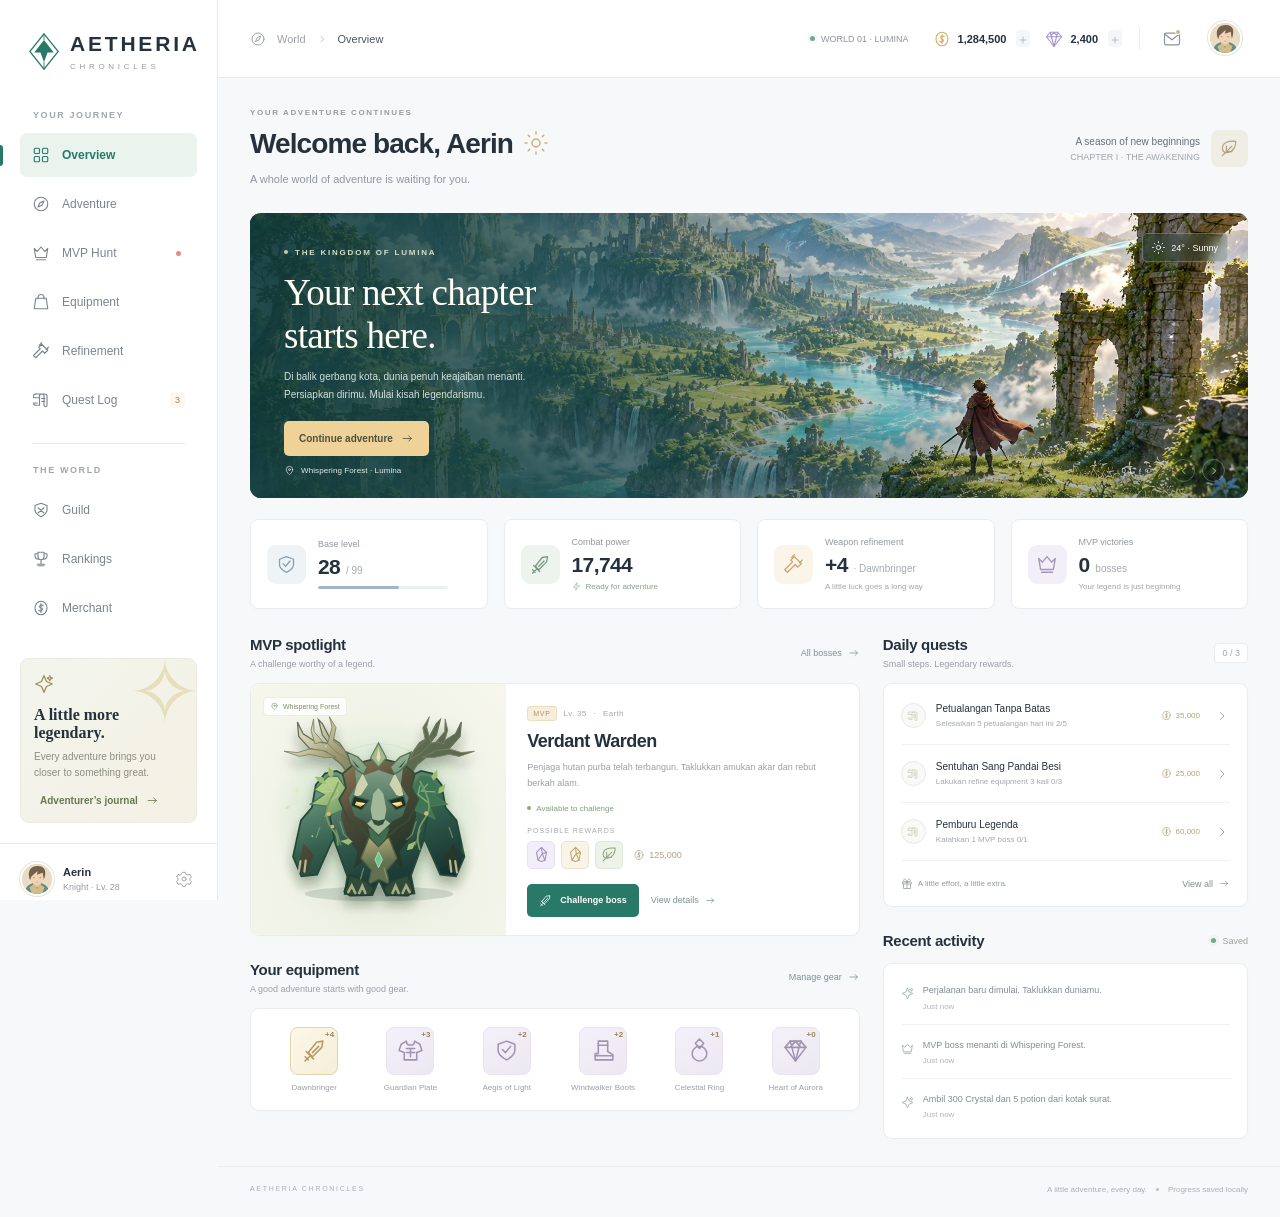
<file: index.html>
<!DOCTYPE html>
<html lang="id">
<head>
  <meta charset="UTF-8">
  <meta name="viewport" content="width=device-width, initial-scale=1.0">
  <meta name="theme-color" content="#f6f7f9">
  <meta name="description" content="Aetheria Chronicles — petualangan RPG fantasi dengan MVP, equipment, refinement, dan dunia untuk dijelajahi.">
  <title>Aetheria — Your adventure awaits</title>
  <link rel="icon" href="assets/favicon.svg" type="image/svg+xml">
  <link rel="stylesheet" href="styles.css">
</head>
<body>
  <div class="app-shell">
    <aside class="sidebar" id="sidebar"></aside>
    <div class="workspace">
      <header class="topbar" id="topbar"></header>
      <main id="main-content" tabindex="-1"></main>
      <footer class="app-footer"><span>AETHERIA CHRONICLES</span><span>A little adventure, every day.<i></i> Progress saved locally</span></footer>
    </div>
  </div>
  <div id="modal-root"></div>
  <div id="toast-root" class="toast-root" role="status" aria-live="polite"></div>
  <script src="engine.js"></script>
  <script src="script.js"></script>
</body>
</html>
</file>
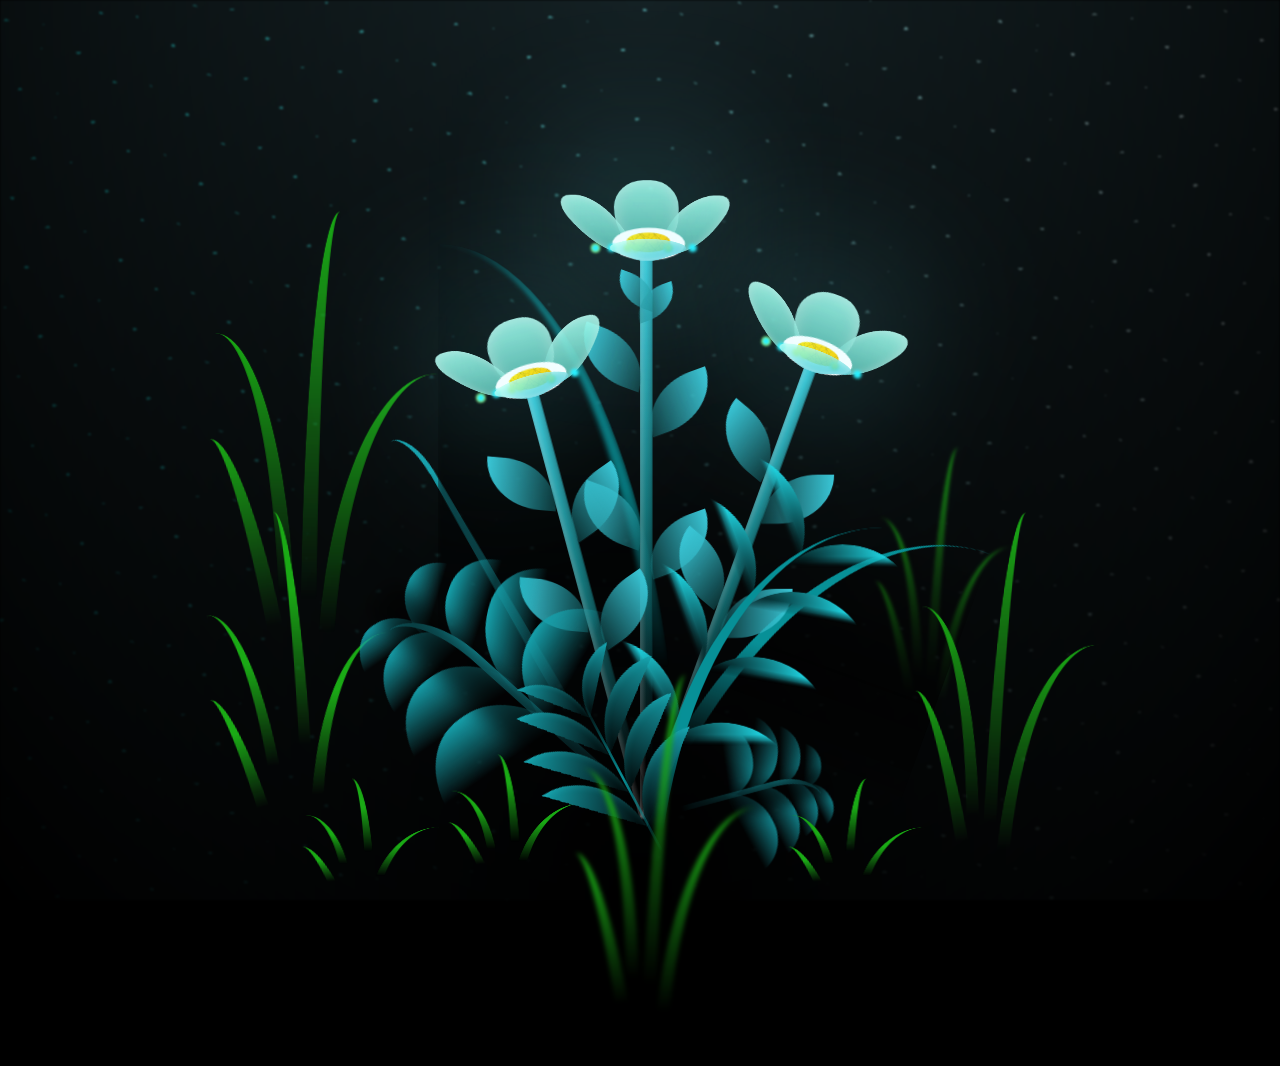
<file: flower.html>
<!DOCTYPE html>
<html lang="en">
<head>
    <meta charset="UTF-8">
    <meta http-equiv="X-UA-Compatible" content="IE=edge">
    <meta name="viewport" content="width=device-width, initial-scale=1.0">
    <link rel="stylesheet" href="css/main.css">
    <link rel="icon" href="img/flowers.png" type="image/x-icon">
    <title>flowers</title>
</head>
<body class="container">
  <!-- Pembuat code: https://codepen.io/mdusmanansari/pen/BamepLe -->
    <div class="night"></div>
    <div class="flowers">
      <div class="flower flower--1">
        <div class="flower__leafs flower__leafs--1">
          <div class="flower__leaf flower__leaf--1"></div>
          <div class="flower__leaf flower__leaf--2"></div>
          <div class="flower__leaf flower__leaf--3"></div>
          <div class="flower__leaf flower__leaf--4"></div>
          <div class="flower__white-circle"></div>
  
          <div class="flower__light flower__light--1"></div>
          <div class="flower__light flower__light--2"></div>
          <div class="flower__light flower__light--3"></div>
          <div class="flower__light flower__light--4"></div>
          <div class="flower__light flower__light--5"></div>
          <div class="flower__light flower__light--6"></div>
          <div class="flower__light flower__light--7"></div>
          <div class="flower__light flower__light--8"></div>
  
        </div>
        <div class="flower__line">
          <div class="flower__line__leaf flower__line__leaf--1"></div>
          <div class="flower__line__leaf flower__line__leaf--2"></div>
          <div class="flower__line__leaf flower__line__leaf--3"></div>
          <div class="flower__line__leaf flower__line__leaf--4"></div>
          <div class="flower__line__leaf flower__line__leaf--5"></div>
          <div class="flower__line__leaf flower__line__leaf--6"></div>
        </div>
      </div>
  
      <div class="flower flower--2">
        <div class="flower__leafs flower__leafs--2">
          <div class="flower__leaf flower__leaf--1"></div>
          <div class="flower__leaf flower__leaf--2"></div>
          <div class="flower__leaf flower__leaf--3"></div>
          <div class="flower__leaf flower__leaf--4"></div>
          <div class="flower__white-circle"></div>
  
          <div class="flower__light flower__light--1"></div>
          <div class="flower__light flower__light--2"></div>
          <div class="flower__light flower__light--3"></div>
          <div class="flower__light flower__light--4"></div>
          <div class="flower__light flower__light--5"></div>
          <div class="flower__light flower__light--6"></div>
          <div class="flower__light flower__light--7"></div>
          <div class="flower__light flower__light--8"></div>
  
        </div>
        <div class="flower__line">
          <div class="flower__line__leaf flower__line__leaf--1"></div>
          <div class="flower__line__leaf flower__line__leaf--2"></div>
          <div class="flower__line__leaf flower__line__leaf--3"></div>
          <div class="flower__line__leaf flower__line__leaf--4"></div>
        </div>
      </div>
  
      <div class="flower flower--3">
        <div class="flower__leafs flower__leafs--3">
          <div class="flower__leaf flower__leaf--1"></div>
          <div class="flower__leaf flower__leaf--2"></div>
          <div class="flower__leaf flower__leaf--3"></div>
          <div class="flower__leaf flower__leaf--4"></div>
          <div class="flower__white-circle"></div>
  
          <div class="flower__light flower__light--1"></div>
          <div class="flower__light flower__light--2"></div>
          <div class="flower__light flower__light--3"></div>
          <div class="flower__light flower__light--4"></div>
          <div class="flower__light flower__light--5"></div>
          <div class="flower__light flower__light--6"></div>
          <div class="flower__light flower__light--7"></div>
          <div class="flower__light flower__light--8"></div>
  
        </div>
        <div class="flower__line">
          <div class="flower__line__leaf flower__line__leaf--1"></div>
          <div class="flower__line__leaf flower__line__leaf--2"></div>
          <div class="flower__line__leaf flower__line__leaf--3"></div>
          <div class="flower__line__leaf flower__line__leaf--4"></div>
        </div>
      </div>
  
      <div class="grow-ans" style="--d:1.2s">
        <div class="flower__g-long">
          <div class="flower__g-long__top"></div>
          <div class="flower__g-long__bottom"></div>
        </div>
      </div>
  
      <div class="growing-grass">
        <div class="flower__grass flower__grass--1">
          <div class="flower__grass--top"></div>
          <div class="flower__grass--bottom"></div>
          <div class="flower__grass__leaf flower__grass__leaf--1"></div>
          <div class="flower__grass__leaf flower__grass__leaf--2"></div>
          <div class="flower__grass__leaf flower__grass__leaf--3"></div>
          <div class="flower__grass__leaf flower__grass__leaf--4"></div>
          <div class="flower__grass__leaf flower__grass__leaf--5"></div>
          <div class="flower__grass__leaf flower__grass__leaf--6"></div>
          <div class="flower__grass__leaf flower__grass__leaf--7"></div>
          <div class="flower__grass__leaf flower__grass__leaf--8"></div>
          <div class="flower__grass__overlay"></div>
        </div>
      </div>
  
      <div class="growing-grass">
        <div class="flower__grass flower__grass--2">
          <div class="flower__grass--top"></div>
          <div class="flower__grass--bottom"></div>
          <div class="flower__grass__leaf flower__grass__leaf--1"></div>
          <div class="flower__grass__leaf flower__grass__leaf--2"></div>
          <div class="flower__grass__leaf flower__grass__leaf--3"></div>
          <div class="flower__grass__leaf flower__grass__leaf--4"></div>
          <div class="flower__grass__leaf flower__grass__leaf--5"></div>
          <div class="flower__grass__leaf flower__grass__leaf--6"></div>
          <div class="flower__grass__leaf flower__grass__leaf--7"></div>
          <div class="flower__grass__leaf flower__grass__leaf--8"></div>
          <div class="flower__grass__overlay"></div>
        </div>
      </div>
  
      <div class="grow-ans" style="--d:2.4s">
        <div class="flower__g-right flower__g-right--1">
          <div class="leaf"></div>
        </div>
      </div>
  
      <div class="grow-ans" style="--d:2.8s">
        <div class="flower__g-right flower__g-right--2">
          <div class="leaf"></div>
        </div>
      </div>
  
      <div class="grow-ans" style="--d:2.8s">
        <div class="flower__g-front">
          <div class="flower__g-front__leaf-wrapper flower__g-front__leaf-wrapper--1">
            <div class="flower__g-front__leaf"></div>
          </div>
          <div class="flower__g-front__leaf-wrapper flower__g-front__leaf-wrapper--2">
            <div class="flower__g-front__leaf"></div>
          </div>
          <div class="flower__g-front__leaf-wrapper flower__g-front__leaf-wrapper--3">
            <div class="flower__g-front__leaf"></div>
          </div>
          <div class="flower__g-front__leaf-wrapper flower__g-front__leaf-wrapper--4">
            <div class="flower__g-front__leaf"></div>
          </div>
          <div class="flower__g-front__leaf-wrapper flower__g-front__leaf-wrapper--5">
            <div class="flower__g-front__leaf"></div>
          </div>
          <div class="flower__g-front__leaf-wrapper flower__g-front__leaf-wrapper--6">
            <div class="flower__g-front__leaf"></div>
          </div>
          <div class="flower__g-front__leaf-wrapper flower__g-front__leaf-wrapper--7">
            <div class="flower__g-front__leaf"></div>
          </div>
          <div class="flower__g-front__leaf-wrapper flower__g-front__leaf-wrapper--8">
            <div class="flower__g-front__leaf"></div>
          </div>
          <div class="flower__g-front__line"></div>
        </div>
      </div>
  
      <div class="grow-ans" style="--d:3.2s">
        <div class="flower__g-fr">
          <div class="leaf"></div>
          <div class="flower__g-fr__leaf flower__g-fr__leaf--1"></div>
          <div class="flower__g-fr__leaf flower__g-fr__leaf--2"></div>
          <div class="flower__g-fr__leaf flower__g-fr__leaf--3"></div>
          <div class="flower__g-fr__leaf flower__g-fr__leaf--4"></div>
          <div class="flower__g-fr__leaf flower__g-fr__leaf--5"></div>
          <div class="flower__g-fr__leaf flower__g-fr__leaf--6"></div>
          <div class="flower__g-fr__leaf flower__g-fr__leaf--7"></div>
          <div class="flower__g-fr__leaf flower__g-fr__leaf--8"></div>
        </div>
      </div>
  
      <div class="long-g long-g--0">
        <div class="grow-ans" style="--d:3s">
          <div class="leaf leaf--0"></div>
        </div>
        <div class="grow-ans" style="--d:2.2s">
          <div class="leaf leaf--1"></div>
        </div>
        <div class="grow-ans" style="--d:3.4s">
          <div class="leaf leaf--2"></div>
        </div>
        <div class="grow-ans" style="--d:3.6s">
          <div class="leaf leaf--3"></div>
        </div>
      </div>
  
      <div class="long-g long-g--1">
        <div class="grow-ans" style="--d:3.6s">
          <div class="leaf leaf--0"></div>
        </div>
        <div class="grow-ans" style="--d:3.8s">
          <div class="leaf leaf--1"></div>
        </div>
        <div class="grow-ans" style="--d:4s">
          <div class="leaf leaf--2"></div>
        </div>
        <div class="grow-ans" style="--d:4.2s">
          <div class="leaf leaf--3"></div>
        </div>
      </div>
  
      <div class="long-g long-g--2">
        <div class="grow-ans" style="--d:4s">
          <div class="leaf leaf--0"></div>
        </div>
        <div class="grow-ans" style="--d:4.2s">
          <div class="leaf leaf--1"></div>
        </div>
        <div class="grow-ans" style="--d:4.4s">
          <div class="leaf leaf--2"></div>
        </div>
        <div class="grow-ans" style="--d:4.6s">
          <div class="leaf leaf--3"></div>
        </div>
      </div>
  
      <div class="long-g long-g--3">
        <div class="grow-ans" style="--d:4s">
          <div class="leaf leaf--0"></div>
        </div>
        <div class="grow-ans" style="--d:4.2s">
          <div class="leaf leaf--1"></div>
        </div>
        <div class="grow-ans" style="--d:3s">
          <div class="leaf leaf--2"></div>
        </div>
        <div class="grow-ans" style="--d:3.6s">
          <div class="leaf leaf--3"></div>
        </div>
      </div>
  
      <div class="long-g long-g--4">
        <div class="grow-ans" style="--d:4s">
          <div class="leaf leaf--0"></div>
        </div>
        <div class="grow-ans" style="--d:4.2s">
          <div class="leaf leaf--1"></div>
        </div>
        <div class="grow-ans" style="--d:3s">
          <div class="leaf leaf--2"></div>
        </div>
        <div class="grow-ans" style="--d:3.6s">
          <div class="leaf leaf--3"></div>
        </div>
      </div>
  
      <div class="long-g long-g--5">
        <div class="grow-ans" style="--d:4s">
          <div class="leaf leaf--0"></div>
        </div>
        <div class="grow-ans" style="--d:4.2s">
          <div class="leaf leaf--1"></div>
        </div>
        <div class="grow-ans" style="--d:3s">
          <div class="leaf leaf--2"></div>
        </div>
        <div class="grow-ans" style="--d:3.6s">
          <div class="leaf leaf--3"></div>
        </div>
      </div>
  
      <div class="long-g long-g--6">
        <div class="grow-ans" style="--d:4.2s">
          <div class="leaf leaf--0"></div>
        </div>
        <div class="grow-ans" style="--d:4.4s">
          <div class="leaf leaf--1"></div>
        </div>
        <div class="grow-ans" style="--d:4.6s">
          <div class="leaf leaf--2"></div>
        </div>
        <div class="grow-ans" style="--d:4.8s">
          <div class="leaf leaf--3"></div>
        </div>
      </div>
  
      <div class="long-g long-g--7">
        <div class="grow-ans" style="--d:3s">
          <div class="leaf leaf--0"></div>
        </div>
        <div class="grow-ans" style="--d:3.2s">
          <div class="leaf leaf--1"></div>
        </div>
        <div class="grow-ans" style="--d:3.5s">
          <div class="leaf leaf--2"></div>
        </div>
        <div class="grow-ans" style="--d:3.6s">
          <div class="leaf leaf--3"></div>
        </div>
      </div>
    </div>
    <script src="main.js"></script>
  </body>
</html>
</file>
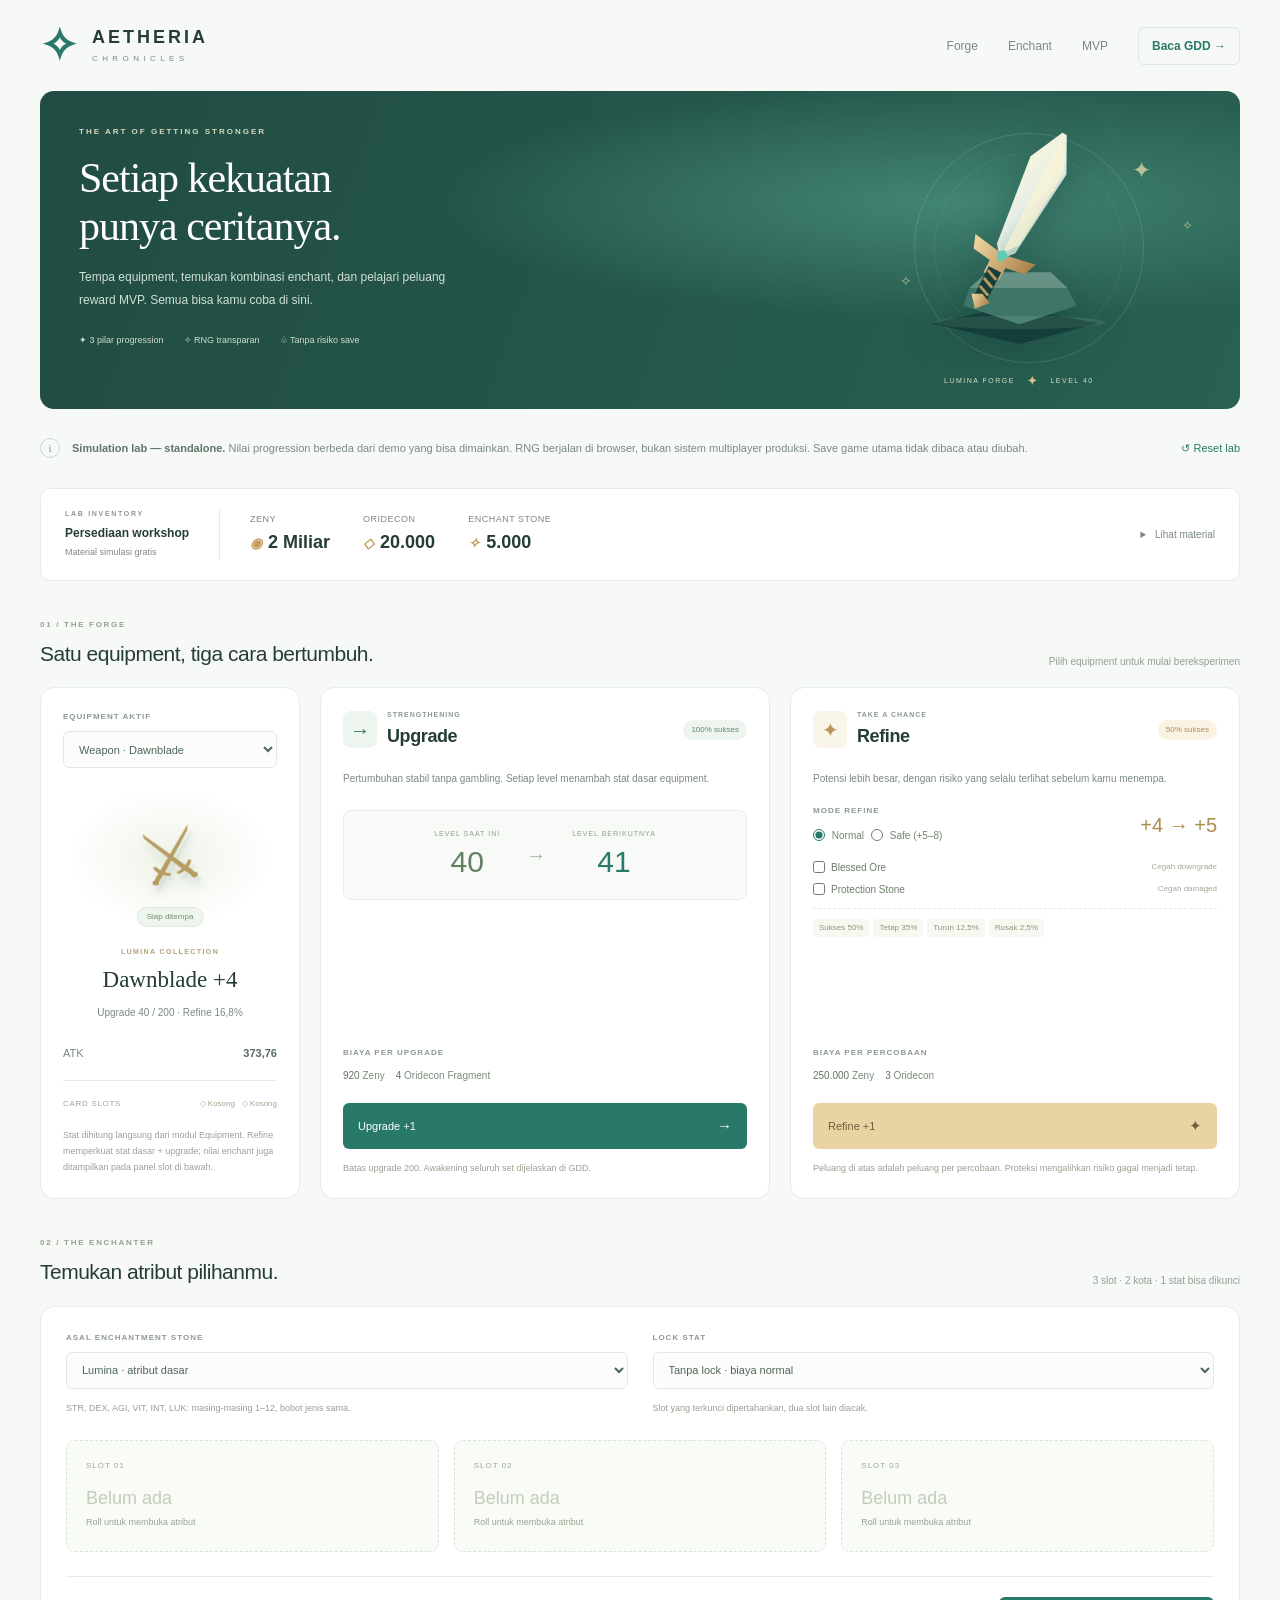
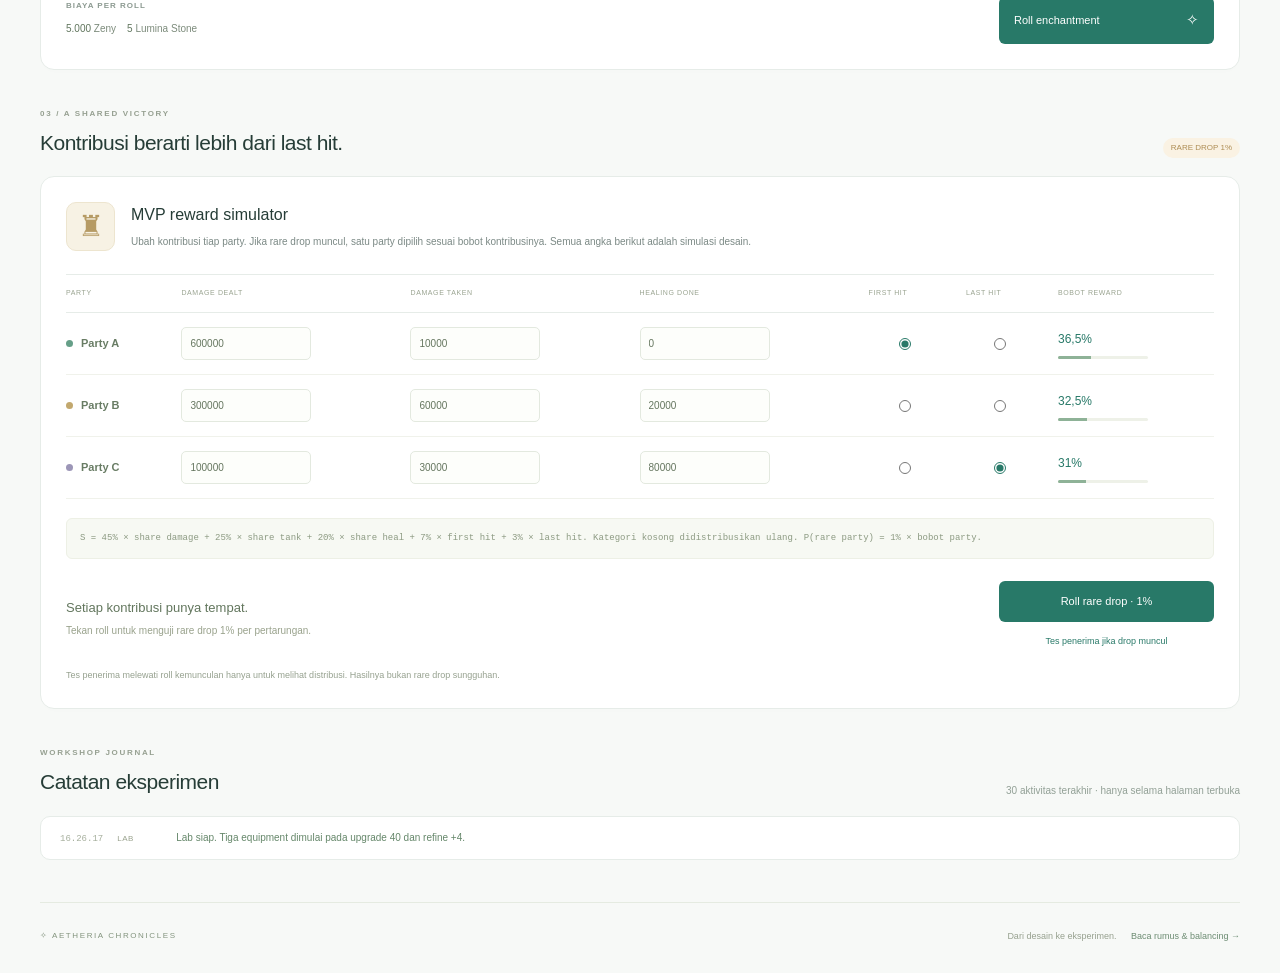
<file: progression-lab.html>
<!DOCTYPE html>
<html lang="id">
<head>
  <meta charset="utf-8">
  <meta name="viewport" content="width=device-width, initial-scale=1">
  <meta name="theme-color" content="#287968">
  <meta name="description" content="Lab interaktif Aetheria: simulasi upgrade, refine, enchantment, dan pembagian rare drop MVP.">
  <title>Progression Lab · Aetheria Chronicles</title>
  <link rel="icon" href="assets/favicon.svg" type="image/svg+xml">
  <link rel="stylesheet" href="progression-lab.css">
</head>
<body>
  <header class="topbar">
    <a class="brand" href="index.html" aria-label="Kembali ke game Aetheria"><span class="brand-symbol">✧</span><span>AETHERIA<small>CHRONICLES</small></span></a>
    <nav aria-label="Navigasi lab"><a href="#forge">Forge</a><a href="#enchant">Enchant</a><a href="#mvp">MVP</a><a class="doc-link" href="docs/AETHERIA-GDD.md">Baca GDD →</a></nav>
  </header>
  <main>
    <section class="hero" aria-labelledby="page-title">
      <div class="hero-copy"><span class="eyebrow light">THE ART OF GETTING STRONGER</span><h1 id="page-title">Setiap kekuatan<br>punya ceritanya.</h1><p>Tempa equipment, temukan kombinasi enchant, dan pelajari peluang reward MVP. Semua bisa kamu coba di sini.</p><div class="hero-tags"><span>✦ 3 pilar progression</span><span>✧ RNG transparan</span><span>♧ Tanpa risiko save</span></div></div>
      <div class="hero-art" aria-hidden="true"><div class="orbit orbit-one"></div><div class="orbit orbit-two"></div><span class="spark s1">✦</span><span class="spark s2">✧</span><span class="spark s3">✧</span><svg viewBox="0 0 290 265" class="sword-art"><defs><linearGradient id="blade" x1="0" y1="0" x2="1" y2="1"><stop stop-color="#fcf6d9"/><stop offset=".5" stop-color="#e6efe7"/><stop offset="1" stop-color="#99b8af"/></linearGradient><linearGradient id="metal"><stop stop-color="#f2d7a2"/><stop offset="1" stop-color="#a77f48"/></linearGradient></defs><path d="M55 229 135 212 225 229 145 250Z" fill="#133e39"/><path d="m88 211 6-18h100l9 18-58 19Z" fill="#3f7567"/><path d="m94 193 18-16h65l17 16Z" fill="#679184"/><g transform="rotate(27 145 125)"><path d="M143 25 125 61l10 95 10 13 11-13 10-95-18-36Z" fill="url(#blade)"/><path d="m145 35-1 127 12-15 7-86-14-26Z" fill="#fff6d4" opacity=".65"/><path d="m111 157 5 14 20 3v14h18v-14l20-3 6-14-34 6Z" fill="url(#metal)"/><path d="M138 180h14v34h-14Z" fill="#133f38"/><path d="m139 184 12 5m-12 4 12 5m-12 4 12 5" stroke="#b99861" stroke-width="3"/><path d="m135 213 10 12 11-12-11-5Z" fill="url(#metal)"/><path d="m139 163 6 9 7-9-7-5Z" fill="#62cab3"/></g><ellipse cx="145" cy="228" rx="87" ry="7" fill="#a9dfb3" opacity=".12"/></svg><span class="artifact-label">LUMINA FORGE <b>✦</b> LEVEL 40</span></div>
    </section>

    <div class="notice"><span class="notice-mark">i</span><p><strong>Simulation lab — standalone.</strong> Nilai progression berbeda dari demo yang bisa dimainkan. RNG berjalan di browser, bukan sistem multiplayer produksi. Save game utama tidak dibaca atau diubah.</p><button id="reset-lab" type="button" class="quiet-button">↺ Reset lab</button></div>
    <div id="load-error" class="error-box" role="alert" hidden></div>
    <div id="live-feedback" class="sr-only" aria-live="polite" role="status"></div>

    <section class="wallet-bar" aria-label="Material simulasi"><div class="wallet-heading"><span class="eyebrow">LAB INVENTORY</span><strong>Persediaan workshop</strong><small>Material simulasi gratis</small></div><div id="wallet-summary" class="wallet-summary"></div><details class="material-details"><summary>Lihat material</summary><div id="material-list" class="material-list"></div></details></section>

    <section id="forge" class="section-block" aria-labelledby="forge-title"><div class="section-title"><div><span class="eyebrow">01 / THE FORGE</span><h2 id="forge-title">Satu equipment, tiga cara bertumbuh.</h2></div><span class="section-note">Pilih equipment untuk mulai bereksperimen</span></div>
      <div class="forge-layout"><aside class="panel equipment-panel"><label for="equipment-type" class="field-label">EQUIPMENT AKTIF</label><select id="equipment-type"><option value="weapon">Weapon · Dawnblade</option><option value="armor">Armor · Verdant Mail</option><option value="accessory">Accessory · Solstice Ring</option></select><div class="item-showcase"><span id="equipment-glyph" class="item-glyph" aria-hidden="true">⚔</span><span id="equipment-status" class="state-badge">Siap ditempa</span></div><div class="equipment-name"><span class="eyebrow">LUMINA COLLECTION</span><h3 id="equipment-name">Dawnblade +4</h3><span id="equipment-detail" class="muted">Upgrade 40 / 200</span></div><div id="equipment-stats" class="equipment-stats"></div><div class="card-slots"><span>CARD SLOTS</span><span id="card-slot-status">◇ Kosong &nbsp; ◇ Kosong</span></div><div class="equipment-footnote">Stat dihitung langsung dari modul Equipment. Refine memperkuat stat dasar + upgrade; nilai enchant juga ditampilkan pada panel slot di bawah.</div></aside>
      <div class="progression-panels"><article class="panel system-panel upgrade-panel"><div class="panel-heading"><span class="system-icon">→</span><div><span class="eyebrow">STRENGTHENING</span><h3>Upgrade</h3></div><span class="pill green">100% sukses</span></div><p class="panel-copy">Pertumbuhan stabil tanpa gambling. Setiap level menambah stat dasar equipment.</p><div class="level-transition"><div><small>LEVEL SAAT INI</small><strong id="upgrade-current">40</strong></div><span>→</span><div><small>LEVEL BERIKUTNYA</small><strong id="upgrade-next">41</strong></div></div><div class="cost-block"><span class="field-label">BIAYA PER UPGRADE</span><div id="upgrade-cost" class="cost-list"></div></div><button id="upgrade-button" type="button" class="button primary">Upgrade +1 <span>→</span></button><p class="microcopy">Batas upgrade 200. Awakening seluruh set dijelaskan di GDD.</p></article>
      <article class="panel system-panel refine-panel"><div class="panel-heading"><span class="system-icon gold">✦</span><div><span class="eyebrow">TAKE A CHANCE</span><h3>Refine</h3></div><span id="refine-success" class="pill gold">50% sukses</span></div><p class="panel-copy">Potensi lebih besar, dengan risiko yang selalu terlihat sebelum kamu menempa.</p><div class="refine-selector"><div><span class="field-label">MODE REFINE</span><label><input type="radio" name="refine-mode" value="normal" checked> Normal</label><label><input type="radio" name="refine-mode" value="safe"> Safe (+5–8)</label></div><span id="refine-target" class="refine-target">+4 → +5</span></div><div class="protection-options"><label><input id="blessed-ore" type="checkbox"> Blessed Ore <small>Cegah downgrade</small></label><label><input id="protection-stone" type="checkbox"> Protection Stone <small>Cegah damaged</small></label></div><div id="refine-risk" class="risk-breakdown"></div><div class="cost-block"><span class="field-label">BIAYA PER PERCOBAAN</span><div id="refine-cost" class="cost-list"></div></div><button id="refine-button" type="button" class="button golden">Refine +1 <span>✦</span></button><button id="repair-button" type="button" class="repair-button" hidden>Perbaiki dengan 1 equipment duplikat</button><p id="refine-note" class="microcopy">+1–4 dijamin. Mulai +5, gagal dapat tetap, turun, atau rusak.</p></article></div></div>
    </section>

    <section id="enchant" class="section-block" aria-labelledby="enchant-title"><div class="section-title"><div><span class="eyebrow">02 / THE ENCHANTER</span><h2 id="enchant-title">Temukan atribut pilihanmu.</h2></div><span class="section-note">3 slot · 2 kota · 1 stat bisa dikunci</span></div><article class="panel enchant-panel"><div class="enchant-controls"><div><label for="enchant-city" class="field-label">ASAL ENCHANTMENT STONE</label><select id="enchant-city"><option value="Lumina">Lumina · atribut dasar</option><option value="Emberfall">Emberfall · atribut persentase</option></select><p id="city-description" class="microcopy">STR, DEX, LUK — awal yang baik untuk membangun karakter.</p></div><div><label for="enchant-lock" class="field-label">LOCK STAT</label><select id="enchant-lock"><option value="">Tanpa lock · biaya normal</option><option value="0">Kunci slot 1 · biaya 2×</option><option value="1">Kunci slot 2 · biaya 2×</option><option value="2">Kunci slot 3 · biaya 2×</option></select><p class="microcopy">Slot yang terkunci dipertahankan, dua slot lain diacak.</p></div></div><div id="enchant-slots" class="enchant-slots"></div><div class="enchant-bottom"><div><span class="field-label">BIAYA PER ROLL</span><div id="enchant-cost" class="cost-list"></div></div><button id="enchant-button" type="button" class="button primary">Roll enchantment <span>✧</span></button></div></article></section>

    <section id="mvp" class="section-block" aria-labelledby="mvp-title"><div class="section-title"><div><span class="eyebrow">03 / A SHARED VICTORY</span><h2 id="mvp-title">Kontribusi berarti lebih dari last hit.</h2></div><span class="pill gold">RARE DROP 1%</span></div><article class="panel mvp-panel"><div class="mvp-intro"><div class="boss-mark" aria-hidden="true">♜</div><div><h3>MVP reward simulator</h3><p>Ubah kontribusi tiap party. Jika rare drop muncul, satu party dipilih sesuai bobot kontribusinya. Semua angka berikut adalah simulasi desain.</p></div></div><p class="microcopy table-hint">Geser tabel ke samping untuk melihat semua kontribusi dan bobot reward.</p><div class="table-scroll"><table class="party-table"><caption class="sr-only">Kontribusi tiga party pada pertarungan MVP</caption><thead><tr><th scope="col">PARTY</th><th scope="col">DAMAGE DEALT</th><th scope="col">DAMAGE TAKEN</th><th scope="col">HEALING DONE</th><th scope="col">FIRST HIT</th><th scope="col">LAST HIT</th><th scope="col">BOBOT REWARD</th></tr></thead><tbody id="party-rows"></tbody></table></div><p id="mvp-formula" class="formula-note">Bobot dihitung oleh MVPDropCalculator.</p><div class="mvp-bottom"><div id="mvp-result" class="mvp-result" role="status" aria-live="polite"><strong>Setiap kontribusi punya tempat.</strong><span>Tekan roll untuk menguji rare drop 1% per pertarungan.</span></div><div class="mvp-actions"><button id="mvp-roll" type="button" class="button primary">Roll rare drop · 1%</button><button id="mvp-conditional" type="button" class="quiet-button">Tes penerima jika drop muncul</button></div></div><p class="microcopy">Tes penerima melewati roll kemunculan hanya untuk melihat distribusi. Hasilnya bukan rare drop sungguhan.</p></article></section>

    <section class="section-block" aria-labelledby="history-title"><div class="section-title"><div><span class="eyebrow">WORKSHOP JOURNAL</span><h2 id="history-title">Catatan eksperimen</h2></div><span class="section-note">30 aktivitas terakhir · hanya selama halaman terbuka</span></div><ol id="event-log" class="event-log" aria-label="Riwayat tindakan"></ol></section>
    <footer><a class="footer-brand" href="index.html">✧ AETHERIA CHRONICLES</a><span>Dari desain ke eksperimen. <a href="docs/AETHERIA-GDD.md">Baca rumus & balancing →</a></span></footer>
  </main>
  <script src="systems/equipment-progression.js"></script>
  <script src="progression-lab.js"></script>
</body>
</html>
</file>
<file: styles.css>
:root{--ink:#25313d;--muted:#9298a1;--teal:#287968;--teal-dark:#1d6558;--teal-light:#eaf3ee;--gold:#deb575;--line:#e9ecee;--bg:#f7f8fa;--white:#fff;--sidebar:218px;--shadow:0 3px 15px #243d4b03}*{box-sizing:border-box}body{margin:0;background:var(--bg);color:var(--ink);font-family:Arial,Helvetica,sans-serif;font-size:13px;-webkit-font-smoothing:antialiased}button,input{font:inherit}button,a{-webkit-tap-highlight-color:transparent}button{cursor:pointer}button{border:0;background:none;color:inherit}button:disabled{cursor:not-allowed;opacity:.48}a{color:inherit;text-decoration:none}svg{display:inline-block;vertical-align:middle;flex-shrink:0}button:focus-visible,a:focus-visible,input:focus-visible{outline:3px solid #79b8aa;outline-offset:4px}button,.nav-link,.card{transition:background .18s,transform .18s,box-shadow .18s}button:active:not(:disabled){transform:translateY(1px)}.app-shell{display:flex;min-height:100vh}.sidebar{width:var(--sidebar);position:fixed;inset:0 auto 0 0;background:#fff;border-right:1px solid var(--line);z-index:30;display:flex;flex-direction:column;padding:32px 20px 0}.brand{display:flex;align-items:center;gap:9px;padding:0 7px 39px}.brand-logo{width:34px;height:39px;color:var(--teal)}.brand-word{font-size:21px;letter-spacing:2.8px;font-weight:750;line-height:1.1}.brand-sub{font-size:8px;letter-spacing:3.7px;margin-top:6px;color:#9b9c97}.nav-label{font-size:9px;letter-spacing:1.6px;color:#a2a7ad;font-weight:600;padding:0 13px;margin:0 0 13px}.nav-links{display:grid;gap:5px}.nav-link{display:flex;align-items:center;gap:12px;padding:13px 12px;text-align:left;width:100%;font-size:12px;color:#7d8490;border-radius:7px;position:relative}.nav-link svg{width:18px;height:18px}.nav-link:hover{background:#f5f7f6;color:var(--teal)}.nav-link.active{background:#eaf3ee;color:var(--teal);font-weight:600}.nav-link.active:before{content:'';position:absolute;left:-20px;height:21px;width:3px;background:var(--teal);border-radius:0 3px 3px 0}.nav-badge{margin-left:auto;font-size:9px;padding:3px 5px;border-radius:4px;background:#e8b56b1c;color:#b18444}.nav-badge.dot{padding:0;background:#df8f7f;width:5px;height:5px;border-radius:50%;margin-right:4px}.nav-divider{margin:21px 12px;border:0;border-top:1px solid var(--line)}.nav-bottom{margin-top:auto;padding-top:28px}.pass-card{background:linear-gradient(135deg,#f2f5ed,#f5f0e4);border:1px solid #ebecdf;border-radius:9px;padding:15px 13px 14px;position:relative;overflow:hidden}.pass-card:after{content:'✧';position:absolute;color:#d9c98b;font-size:88px;right:-6px;top:-18px;opacity:.5}.pass-card .pass-icon{color:#9b8c58}.pass-card h4{font-family:Georgia,serif;font-size:16px;margin:12px 0 7px;position:relative}.pass-card p{font-size:10px;color:#8c8f80;line-height:1.6;margin:0 0 12px}.pass-card button{display:flex;align-items:center;gap:8px;color:#687951;font-size:10px;font-weight:600}.sidebar-profile{margin:20px -20px 0;padding:18px 20px;border-top:1px solid var(--line);display:flex;align-items:center;gap:9px}.avatar{border-radius:50%;background:#ede2cc;overflow:hidden;width:34px;height:34px;display:inline-flex;align-items:center;justify-content:center;border:2px solid #fff;box-shadow:0 0 0 1px #e6e4df;flex-shrink:0}.avatar svg{width:100%;height:100%}.profile-name{font-size:11px;font-weight:600;display:block}.profile-class{font-size:9px;color:#989ca4;display:block;margin-top:4px}.profile-gear{margin-left:auto;color:#a1a5ac;padding:5px}.workspace{margin-left:var(--sidebar);width:calc(100% - var(--sidebar));min-width:0}.topbar{height:78px;border-bottom:1px solid var(--line);background:#fff;display:flex;align-items:center;justify-content:space-between;padding:0 32px;gap:15px}.breadcrumbs{display:flex;align-items:center;gap:11px;color:#9da1a9;font-size:11px}.breadcrumbs>svg:first-child{color:#8d989e}.breadcrumbs .current{color:#4c5662}.header-right{display:flex;align-items:center;gap:15px}.server{font-size:9px;color:#8c929b;display:flex;align-items:center;gap:6px;white-space:nowrap;margin-right:9px}.status-dot{width:5px;height:5px;background:#70a98d;border-radius:50%;display:inline-block;box-shadow:0 0 0 3px #72aa8f11}.resource{display:flex;gap:7px;align-items:center;font-size:11px;font-weight:600;white-space:nowrap}.resource .coin{color:#d5ae69}.resource .gem{color:#a496cf}.resource button{margin-left:3px;background:#f5f6f7;border-radius:4px;padding:2px;color:#9ba1a7}.topbar-divider{height:22px;width:1px;background:var(--line);margin:0 2px}.mail-btn{position:relative;color:#8d949e;padding:5px}.mail-btn:after{content:'';width:4px;height:4px;border-radius:50%;background:#d5b47e;position:absolute;right:6px;top:5px;border:1px solid white}.menu-toggle{display:none;padding:5px}.main-wrap{max-width:1500px;margin:auto;padding:30px 32px 0}.greeting-row{display:flex;align-items:center;justify-content:space-between;gap:20px;margin-bottom:24px}.eyebrow{font-size:8px;letter-spacing:1.6px;color:#989c9e;font-weight:600;text-transform:uppercase;margin:0 0 9px}h1{font-size:26px;font-weight:600;letter-spacing:-.9px;margin:0;line-height:1.3}.greeting-title{display:flex;align-items:center;gap:11px}.sun-icon{color:#cfaf72;margin-top:-3px}.subtitle{font-size:11px;color:#9096a0;margin:8px 0 0;line-height:1.7}.season-box{display:flex;align-items:center;gap:11px;text-align:right}.season-icon{color:#b1a17c;background:#f0ede5;border-radius:8px;width:37px;height:37px;display:grid;place-items:center}.season-title{font-size:10px;color:#65717c;margin-bottom:5px}.season-note{font-size:9px;color:#a0a5ac}.hero{border-radius:11px;height:285px;position:relative;overflow:hidden;background:#467a70;isolation:isolate}.hero-bg{position:absolute;inset:0;background-image:url('assets/world-hero.png');background-position:center 53%;background-size:cover;z-index:-3;transition:transform 1s}.hero:before{content:'';position:absolute;inset:0;background:linear-gradient(90deg,#113c3ce8 0%,#1a4645cc 26%,#193d3e57 54%,#183b3c00 80%);z-index:-1}.hero:after{content:'';position:absolute;inset:0;background:linear-gradient(0deg,#173d4466,transparent 40%);z-index:-2}.hero-content{padding:29px 34px;color:#fff}.hero-kicker{display:inline-flex;align-items:center;gap:7px;color:#d3dec8;font-size:8px;font-weight:600;letter-spacing:1.8px}.hero-kicker span{width:4px;height:4px;border-radius:50%;background:#d4c394}.hero h2{font-family:Georgia,'Times New Roman',serif;font-weight:400;font-size:37px;line-height:1.15;letter-spacing:-.7px;margin:15px 0 11px;color:#fffdf4}.hero p{color:#d0dfdc;font-size:10px;line-height:1.8;margin:0 0 17px}.btn{border-radius:5px;padding:10px 15px;display:inline-flex;align-items:center;justify-content:center;gap:8px;font-size:10px;font-weight:600;min-height:35px}.btn-primary{color:#fff;background:var(--teal)}.btn-primary:hover{background:var(--teal-dark);box-shadow:0 3px 8px #28796820}.btn-gold{background:#efd298;color:#4e503e}.btn-gold:hover{background:#f9dfa9}.btn-outline{border:1px solid #e3e7e7;background:#fff;color:#64716f}.btn-outline:hover{background:#f4f7f5}.btn-soft{color:var(--teal);background:var(--teal-light)}.btn-danger{background:#b8635d;color:white}.hero-bottom{position:absolute;bottom:16px;right:23px;left:34px;display:flex;align-items:center;justify-content:space-between;color:#e4ece6;font-size:8px;letter-spacing:.1px}.hero-location{display:flex;align-items:center;gap:6px}.hero-slide{display:flex;align-items:center;gap:7px}.hero-slide>span{font-size:8px;letter-spacing:2px;margin-right:5px}.hero-slide button{width:23px;height:23px;border:1px solid #ffffff40;border-radius:50%;display:grid;place-items:center;color:#fff}.weather{position:absolute;right:20px;top:20px;padding:7px 9px;display:flex;gap:6px;align-items:center;font-size:9px;color:#fff;background:#174f4938;border:1px solid #ffffff3b;border-radius:5px;backdrop-filter:blur(6px)}.stats-grid{display:grid;grid-template-columns:repeat(4,minmax(0,1fr));gap:16px;margin:21px 0 27px}.stat-card{background:#fff;border:1px solid var(--line);border-radius:8px;padding:17px 16px;display:flex;align-items:center;gap:12px;box-shadow:var(--shadow);min-height:83px}.stat-icon{width:39px;height:39px;display:grid;place-items:center;border-radius:9px;background:#eef3f7;color:#879fb1}.stat-icon.green{background:#edf4ee;color:#7a9a7f}.stat-icon.gold{background:#fbf4e8;color:#c8a26a}.stat-icon.purple{background:#f3eff9;color:#a396bc}.stat-label{font-size:9px;color:#9297a0;margin-bottom:6px}.stat-value{font-size:21px;letter-spacing:-.6px;line-height:1.1;font-weight:600}.stat-value .unit{font-size:10px;color:#a5aab1;font-weight:400;letter-spacing:0}.stat-bottom{font-size:8px;color:#a1a5ac;margin-top:6px;display:flex;align-items:center;gap:5px}.stat-bottom.positive{color:#81a18c}.stat-data{flex:1;min-width:0}.tiny-progress{height:3px;border-radius:5px;overflow:hidden;background:#edf0f2;margin-top:8px;max-width:130px}.tiny-progress span{height:100%;display:block;background:#a0b5c7;border-radius:5px}.dashboard-grid{display:grid;grid-template-columns:minmax(0,1.67fr) minmax(285px,1fr);gap:23px}.section-heading{display:flex;align-items:center;justify-content:space-between;gap:10px;margin:0 0 14px}.section-heading h2{font-size:15px;font-weight:600;letter-spacing:-.3px;margin:0}.section-heading p{font-size:9px;color:#9a9fa7;margin:6px 0 0}.text-button{display:inline-flex;align-items:center;gap:6px;font-size:9px;color:#7c9090;padding:4px 0;white-space:nowrap}.text-button:hover{color:var(--teal)}.card{background:#fff;border:1px solid var(--line);border-radius:9px;box-shadow:var(--shadow)}.mvp-spotlight{display:grid;grid-template-columns:42% 58%;min-height:234px;overflow:hidden}.boss-image-wrap{position:relative;display:flex;align-items:center;justify-content:center;background:radial-gradient(ellipse at 50% 70%,#e9eee0,#f7f7ed);overflow:hidden}.boss-image-wrap:before{content:'';width:130px;height:130px;border-radius:50%;border:1px solid #b8c7a13d;position:absolute}.boss-image-wrap img{width:110%;height:210px;object-fit:contain;position:relative;z-index:1;filter:drop-shadow(0 10px 5px #455f3920);transition:transform .5s}.boss-image-wrap:hover img{transform:scale(1.04)}.boss-image-wrap .field-tag{position:absolute;top:13px;left:12px;z-index:2;font-size:7px;color:#7b8d6b;background:#ffffffc4;backdrop-filter:blur(5px);border:1px solid #c9d0bc55;border-radius:4px;padding:4px 6px;display:flex;align-items:center;gap:4px}.boss-info{padding:22px 21px 18px;display:flex;align-items:flex-start;flex-direction:column;justify-content:center}.boss-meta{font-size:8px;display:flex;align-items:center;gap:7px;color:#a7a6a0;letter-spacing:.3px;margin:0 0 10px}.boss-meta .mvp-label{background:#f6eddd;border:1px solid #eedfc1;color:#b29460;font-size:7px;letter-spacing:.7px;border-radius:3px;padding:3px 5px}.boss-info h3{font-size:18px;letter-spacing:-.5px;font-weight:600;margin:0 0 7px}.boss-description{font-size:9px;line-height:1.8;color:#9a9fa4;margin:0 0 12px}.available{font-size:8px;color:#7d9f7b;display:flex;align-items:center;gap:5px}.available:before{content:'';height:4px;width:4px;border-radius:50%;background:#8aac7d}.reward-label{font-size:7px;color:#a5a9b0;letter-spacing:1px;margin:14px 0 7px}.reward-items{display:flex;align-items:center;gap:6px}.reward-item{height:28px;width:28px;background:#f2eef9;border:1px solid #e7e0f1;color:#a491ba;border-radius:5px;display:grid;place-items:center}.reward-item.gold{background:#faf3e7;color:#c4a469;border-color:#ece2ce}.reward-item.green{background:#edf3e9;color:#91a57e;border-color:#e0e9d8}.reward-money{font-size:9px;color:#b1a184;display:flex;gap:4px;align-items:center;margin-left:4px}.boss-actions{margin-top:15px;display:flex;align-items:center;gap:12px;width:100%}.boss-actions .btn{font-size:9px;padding:9px 12px;min-height:33px}.quest-card{padding:3px 17px 0}.quest-row{display:flex;align-items:center;gap:10px;padding:16px 0;border-bottom:1px solid #f0f1f3}.quest-check{width:25px;height:25px;border-radius:50%;border:1px solid #e9e9e7;display:grid;place-items:center;color:#c9ccb9;background:#f9faf7}.quest-check.complete{color:var(--teal);background:#eaf3ee;border-color:#d8e8dc}.quest-info{flex:1;min-width:0}.quest-info h4{font-size:10px;font-weight:500;margin:0 0 5px}.quest-info p{font-size:8px;color:#a2a7b0;margin:0}.quest-reward{display:flex;align-items:center;gap:4px;font-size:8px;color:#b7a375;white-space:nowrap}.quest-go{color:#7a9189;font-size:9px;padding:6px;margin-right:-4px}.quest-daily-footer{display:flex;align-items:center;justify-content:space-between;padding:13px 0;font-size:8px;color:#949d99}.quest-daily-footer>span{display:flex;align-items:center;gap:5px}.quest-count{font-size:9px;color:#a0a6af;background:#fff;padding:4px 7px;border:1px solid var(--line);border-radius:4px}.equipment-section{margin-top:25px}.equipment-strip{padding:18px 20px;display:flex;gap:10px;align-items:center}.equipment-slot{flex:1;position:relative;min-width:0;display:flex;align-items:center;flex-direction:column;text-align:center;padding:0;gap:8px}.equipment-slot-icon{width:48px;height:48px;border-radius:8px;border:1px solid #e9e2f0;background:linear-gradient(145deg,#f5f1fa,#ece8f2);color:#a095b1;display:grid;place-items:center;position:relative}.equipment-slot:first-child .equipment-slot-icon{border-color:#e4d4aa;background:linear-gradient(135deg,#fcf7e7,#f5eed9);color:#b99b65}.equipment-slot .refine-num{position:absolute;right:3px;top:2px;font-size:8px;color:#9b8659;font-weight:600}.equipment-slot-name{font-size:8px;color:#9b9fa7;white-space:nowrap;max-width:80px;overflow:hidden;text-overflow:ellipsis}.activity-card{padding:6px 17px}.activity-row{display:flex;align-items:flex-start;gap:9px;padding:13px 0;border-bottom:1px solid #f0f1f2}.activity-row:last-child{border:0}.activity-icon{margin-top:2px;color:#9bafa0}.activity-row p{margin:0;font-size:9px;color:#818c94;line-height:1.6}.activity-row time{color:#b0b5bd;font-size:8px;display:block;margin-top:4px}.app-footer{max-width:1500px;margin:27px auto 0;padding:18px 32px 23px;display:flex;justify-content:space-between;font-size:8px;color:#aab0b7;border-top:1px solid #eceef0}.app-footer>span:first-child{letter-spacing:1.7px;font-size:7px}.app-footer>span:last-child{display:flex;align-items:center;gap:9px}.app-footer i{height:3px;width:3px;background:#b8bfc1;border-radius:50%}.count-pill{font-size:9px;color:#7d9685;background:#edf3ee;border:1px solid #e0e9df;border-radius:4px;padding:5px 7px}.page-header{margin-bottom:24px}.page-header h1{font-size:28px}.view-grid{display:grid;grid-template-columns:repeat(3,minmax(0,1fr));gap:20px}.region-card{overflow:hidden}.region-art{height:190px;background-size:cover;background-position:center;position:relative}.region-art:after{content:'';position:absolute;inset:0;background:linear-gradient(transparent,#143f4250)}.region-art.cinder{filter:hue-rotate(290deg) saturate(.8)}.region-art.frost{filter:hue-rotate(50deg) saturate(.5)}.region-tag{position:absolute;bottom:13px;left:16px;background:#ffffffe6;color:#55695f;border-radius:4px;padding:5px 8px;font-size:9px;z-index:2}.region-body{padding:21px}.region-body h3{font-family:Georgia,serif;font-size:23px;font-weight:400;margin:0 0 9px}.region-body p{font-size:11px;color:#929ba2;line-height:1.8;margin:0 0 18px}.region-loot{display:flex;align-items:center;justify-content:space-between;font-size:10px;color:#ad9971;margin:0 0 18px}.region-body .btn{width:100%}.info-banner{display:flex;align-items:center;gap:12px;background:#edf3ef;border:1px solid #e1e9e0;color:#728776;padding:15px 18px;border-radius:8px;font-size:11px;line-height:1.7;margin-bottom:23px}.info-banner svg{color:#739a7d}.boss-card-full{overflow:hidden}.boss-card-full .boss-image-wrap{height:225px}.boss-card-full .boss-image-wrap img{height:245px;max-width:100%}.boss-card-full .boss-info{padding:21px;width:100%}.boss-card-full .boss-info h3{font-size:22px}.boss-card-full .boss-description{min-height:32px}.boss-card-full .boss-actions .btn{flex:1}.boss-card-full.ignis .boss-image-wrap{background:radial-gradient(ellipse at center,#f3dfd2,#fbf5ed)}.boss-card-full.frost .boss-image-wrap{background:radial-gradient(ellipse at center,#dde7f4,#f1f5fa)}.inventory-grid{display:grid;grid-template-columns:repeat(3,minmax(0,1fr));gap:18px}.item-card{padding:20px;position:relative}.item-card .equipment-slot-icon{width:76px;height:76px;margin:12px auto 20px}.item-card .equipment-slot-icon svg{width:40px;height:40px}.item-card .rarity{position:absolute;left:17px;top:15px;font-size:8px;letter-spacing:1px;color:#a38b68}.item-card .equipped-tag{position:absolute;right:17px;top:15px;font-size:8px;color:#7e9c83}.item-card h3{text-align:center;font-size:15px;margin:0 0 7px}.item-card .item-slot-label{text-align:center;color:#a8aab0;font-size:10px;margin:0 0 19px}.item-stats{border-top:1px solid #eceef0;border-bottom:1px solid #eceef0;padding:11px 0;display:flex;justify-content:space-between;color:#86918f;font-size:10px;margin-bottom:15px}.item-stats strong{color:#576861;font-weight:500}.item-card .btn{width:100%}.materials-bar{display:flex;align-items:center;gap:25px;padding:17px 23px;margin-bottom:22px;flex-wrap:wrap}.materials-bar .material{display:flex;align-items:center;gap:9px;font-size:11px;color:#85918b}.materials-bar .material strong{font-weight:600;color:#5e6c65}.materials-bar .material svg{color:#b49a72}.materials-bar>button{margin-left:auto}.forge-grid{display:grid;grid-template-columns:255px minmax(0,1fr);gap:22px;align-items:start}.forge-sidebar{padding:18px 14px}.forge-sidebar h3{font-size:12px;margin:0 0 17px 5px}.forge-item{display:flex;align-items:center;width:100%;text-align:left;gap:11px;padding:12px 9px;border:1px solid transparent;border-radius:6px;margin-bottom:5px}.forge-item.selected{background:#eff5f0;border-color:#dce8dc}.forge-item .equipment-slot-icon{width:38px;height:38px;flex-shrink:0}.forge-item strong{font-size:10px;font-weight:500;display:block;margin-bottom:5px}.forge-item small{font-size:9px;color:#a1a9a2}.forge-item>span:last-child{margin-left:auto;font-size:12px;color:#ad986d}.forge-main{overflow:hidden}.forge-stage{background:radial-gradient(ellipse at 50% 80%,#34584f,#163f3a);color:white;text-align:center;padding:30px 20px 27px;position:relative}.forge-stage:before,.forge-stage:after{content:'';position:absolute;border:1px solid #9daf7d22;border-radius:50%;height:180px;width:180px;left:calc(50% - 90px);top:28px}.forge-stage:after{width:145px;height:145px;left:calc(50% - 72.5px);top:45px;border-style:dashed;transform:rotate(35deg)}.forge-stage .eyebrow{color:#a0b8a5;font-size:8px;position:relative;z-index:2}.forge-weapon{position:relative;z-index:2;margin:22px auto;width:80px;height:90px;color:#ebd49c;filter:drop-shadow(0 0 22px #f2cf6370);transform:rotate(-15deg)}.forge-weapon svg{width:100%;height:100%}.forge-stage h3{font-family:Georgia,serif;font-size:24px;font-weight:400;position:relative;z-index:2;margin:19px 0 8px}.forge-stage p{color:#9eb5a9;font-size:10px;margin:0;position:relative;z-index:2}.forge-controls{padding:26px 30px}.forge-upgrade{display:flex;align-items:center;justify-content:center;gap:25px;margin-bottom:23px}.refine-number{font-size:28px;font-weight:500;letter-spacing:-1px;color:#9ba8a3}.refine-number.next{color:#b69c63}.forge-upgrade svg{color:#b3beb7}.forge-costs{display:grid;grid-template-columns:1fr 1fr;gap:12px;margin:19px 0}.forge-cost{padding:13px;border-radius:6px;background:#f8f9f8;display:flex;gap:8px;align-items:center;font-size:10px;color:#8b948c}.forge-cost svg{color:#b5a17f}.forge-cost strong{margin-left:auto;color:#607264;font-weight:500}.chance-row{display:flex;align-items:center;justify-content:space-between;font-size:11px;color:#909b92;margin-bottom:10px}.chance-row strong{color:var(--teal);font-weight:500}.chance-track{height:5px;background:#edf2ed;border-radius:5px;overflow:hidden}.chance-track span{background:#82a88d;display:block;height:100%;border-radius:5px}.protection-option{display:flex;align-items:center;gap:10px;font-size:10px;padding:20px 0;color:#7c897e;cursor:pointer}.protection-option input{accent-color:var(--teal);width:15px;height:15px}.protection-option small{color:#a1aaa2;font-size:9px;display:block;margin-top:5px}.forge-controls>.btn{width:100%;height:43px}.forge-note{text-align:center;font-size:9px;color:#a7aea8;line-height:1.6;margin:13px 0 0}.forge-result{margin:15px 0 0;padding:11px;background:#edf4ed;border-radius:5px;text-align:center;font-size:11px;color:#648166}.forge-result.fail{background:#fbf0e8;color:#b48d6e}.quest-tabs{display:flex;gap:22px;border-bottom:1px solid #e4e8e5;margin-bottom:22px}.quest-tab{font-size:11px;padding:0 0 14px;color:#a2aaa5;border-bottom:2px solid transparent}.quest-tab.active{color:var(--teal);border-color:var(--teal)}.quest-full{display:flex;align-items:center;gap:16px;padding:22px;margin-bottom:13px}.quest-full .quest-check{width:40px;height:40px}.quest-full .quest-info h4{font-size:13px;margin-bottom:8px}.quest-full .quest-info p{font-size:10px}.quest-full .quest-reward{font-size:11px;margin-right:15px}.quest-full .tiny-progress{max-width:250px;margin-top:12px}.quest-full .tiny-progress span{background:#8bac93}.guild-hero{background:linear-gradient(120deg,#243f3b,#568171);color:white;padding:38px;display:flex;align-items:center;gap:25px;border-radius:9px;margin-bottom:22px}.guild-crest{width:95px;height:105px;background:#d9c48c;border:5px solid #b7a476;clip-path:polygon(0 0,100% 0,95% 70%,50% 100%,5% 70%);color:#496755;display:grid;place-items:center}.guild-hero h2{font-family:Georgia,serif;font-size:35px;font-weight:400;margin:8px 0}.guild-hero p{color:#b9cfc3;font-size:11px;line-height:1.8}.guild-hero .btn{margin-left:auto;align-self:flex-end}.guild-table{width:100%;border-collapse:collapse;font-size:11px}.guild-table th{text-align:left;padding:17px 22px;color:#9ca59f;font-size:9px;font-weight:400;background:#f9faf9;border-bottom:1px solid #eef0ef}.guild-table td{padding:16px 22px;border-bottom:1px solid #f0f2f0;color:#7c8980}.guild-table tr:last-child td{border:0}.rank-cell{color:#b89c6d!important;font-weight:600}.you-row{background:#f1f6ef}.rank-player{display:flex;align-items:center;gap:10px}.rank-player .avatar{height:28px;width:28px}.merchant-card{padding:23px;text-align:center}.merchant-icon{width:60px;height:60px;display:grid;place-items:center;margin:9px auto 19px;border-radius:13px;background:#f5efdf;color:#b79d6b}.merchant-card h3{font-size:15px;font-weight:500;margin:0 0 10px}.merchant-card p{font-size:10px;color:#99a29b;line-height:1.8;min-height:35px}.merchant-card .price{display:flex;justify-content:center;align-items:center;gap:6px;font-size:12px;color:#b49766;margin:18px 0}.merchant-card .btn{width:100%}.modal-backdrop{position:fixed;inset:0;background:#16372c5e;backdrop-filter:blur(5px);z-index:80;display:flex;align-items:center;justify-content:center;padding:25px;animation:fade-in .2s}.modal{background:#fff;border:1px solid #ffffff88;border-radius:14px;box-shadow:0 20px 100px #16372c45;max-width:540px;width:100%;max-height:90vh;overflow:auto;animation:modal-in .25s}.modal-header{padding:23px 26px 17px;display:flex;align-items:center;justify-content:space-between;border-bottom:1px solid #eef0ed}.modal-header h2{font-size:16px;margin:0;font-weight:600;letter-spacing:-.3px}.close-modal{color:#9ba69e;padding:4px;border-radius:50%;display:grid;place-items:center}.close-modal:hover{background:#f0f4ee}.modal-body{padding:25px 26px}.modal-body>p{font-size:12px;line-height:1.9;color:#88968c}.modal-actions{display:flex;justify-content:flex-end;gap:9px;padding-top:22px}.modal-label{display:block;font-size:11px;color:#7b8a7e;margin-bottom:9px}.name-input{border:1px solid #dfe6dc;border-radius:6px;background:#fafcf9;padding:12px 13px;width:100%;color:#415a49}.settings-separator{border:0;border-top:1px solid #edf0eb;margin:23px 0}.settings-row{display:flex;align-items:center;justify-content:space-between;gap:20px}.settings-row p{font-size:10px;color:#98a292;margin:6px 0 0;line-height:1.6}.settings-row h4{font-size:12px;font-weight:500;margin:0}.guide-step{display:flex;gap:14px;margin-bottom:22px}.guide-step>span{width:33px;height:33px;display:grid;place-items:center;background:#edf4ed;color:#83a18a;border-radius:8px;flex-shrink:0}.guide-step h4{font-size:12px;margin:0 0 7px}.guide-step p{font-size:11px;line-height:1.8;color:#95a092;margin:0}.reward-modal{text-align:center;padding:12px 0}.reward-emblem{height:76px;width:76px;background:#f9f0db;color:#c6a469;border:1px solid #f1dfb7;border-radius:50%;margin:0 auto 19px;display:grid;place-items:center}.reward-modal h3{font-family:Georgia,serif;font-size:28px;margin:0 0 13px;font-weight:400}.reward-modal>p{font-size:11px;color:#9aa394;line-height:1.8}.reward-pills{display:flex;gap:10px;justify-content:center;margin:24px 0}.reward-pill{padding:12px 15px;border:1px solid #e8ebdf;border-radius:7px;color:#9c946f;background:#fafbf6;font-size:11px;display:flex;gap:7px;align-items:center}.toast-root{position:fixed;bottom:25px;left:calc(50% + 100px);transform:translateX(-50%);z-index:120;display:grid;gap:9px;max-width:calc(100vw - 32px);width:max-content;pointer-events:none}.toast{padding:14px 20px;border:1px solid #dce7d9;background:#fff;color:#55745a;box-shadow:0 8px 35px #20452c1a;border-radius:9px;font-size:11px;display:flex;align-items:center;gap:10px;animation:toast-in .3s;max-width:420px;line-height:1.6}.toast.error{color:#ad7464;border-color:#eeddd4}.combat-modal{max-width:730px}.combat-arena{height:245px;position:relative;overflow:hidden;background:radial-gradient(ellipse at 50% 95%,#9cb59170,transparent 70%),linear-gradient(#dce9de,#eff4e6);display:flex;justify-content:center;align-items:center}.combat-arena:before{content:'';width:290px;height:75px;background:#7f9d6740;filter:blur(10px);position:absolute;border-radius:50%;bottom:15px}.combat-arena img{height:260px;width:85%;object-fit:contain;position:relative;filter:drop-shadow(0 12px 6px #2b4b2522);transition:transform .15s}.combat-arena img.hit{animation:hit .25s}.combat-level{position:absolute;top:18px;right:19px;color:#67876b;font-size:10px;background:#ffffffb3;padding:5px 8px;border-radius:4px}.battle-health{padding:19px 27px 0}.health-label{display:flex;align-items:center;justify-content:space-between;font-size:10px;color:#84927f;margin-bottom:8px}.health-label strong{font-weight:500;color:#5d7359}.health-track{background:#ecede5;height:8px;border-radius:6px;overflow:hidden}.health-track>span{display:block;height:100%;background:linear-gradient(90deg,#8fa773,#b4bd8a);border-radius:6px;transition:width .25s}.health-track.player>span{background:linear-gradient(90deg,#609d8b,#97b8a0)}.combat-log{background:#f8faf6;border:1px solid #e9eee4;border-radius:7px;padding:12px 15px;min-height:62px;margin-top:18px;color:#8a9782;font-size:10px;line-height:1.9}.skill-bar{display:grid;grid-template-columns:1fr 1fr 1fr;gap:10px;margin-top:20px}.skill-btn{padding:13px 10px;background:#eff4ed;border:1px solid #dde7d8;border-radius:7px;display:flex;align-items:center;justify-content:center;gap:9px;color:#6b886b}.skill-btn strong{display:block;font-size:11px;font-weight:500}.skill-btn small{display:block;font-size:8px;color:#9ba991;margin-top:4px}.skill-btn.heal{color:#8e9b70;background:#f7f5e8;border-color:#eae6ce}.battle-result{text-align:center;padding:22px;background:#f8f3e5;border:1px solid #efe1bb;border-radius:9px;margin-top:20px}.battle-result h3{font-family:Georgia,serif;font-size:27px;font-weight:400;color:#a48c4d;margin:0 0 9px}.battle-result p{font-size:11px;line-height:1.8;color:#a39775}.battle-result .btn{margin-top:10px}.loading-explore{opacity:.7;pointer-events:none}.explore-spinner{animation:spin 1s linear infinite}.empty-state{text-align:center;padding:45px 20px;color:#9ca896}.empty-state svg{color:#b3c1a8;margin-bottom:13px}.empty-state h3{font-family:Georgia,serif;font-size:23px;color:#768b6e;font-weight:400}.transition-in{animation:fade-in .3s}.mobile-overlay{display:none}.status-info{display:flex;align-items:center;gap:6px;font-size:9px;color:#9aa397}.split-grid{display:grid;grid-template-columns:1fr 1fr;gap:22px}.overview-right .section-heading{margin-top:0}.achievement-grid{display:grid;grid-template-columns:repeat(3,1fr);gap:17px}.achievement{padding:24px;text-align:center}.achievement>svg{color:#c0ae78;margin-bottom:16px}.achievement h3{font-size:14px;margin:0 0 10px;font-weight:500}.achievement p{font-size:10px;color:#9aa38f;line-height:1.7;margin:0 0 15px}.page-counter{font-size:10px;color:#a1a99d}.forge-flash{animation:forge .6s}@keyframes forge{50%{filter:brightness(1.8)}}@keyframes fade-in{from{opacity:0}to{opacity:1}}@keyframes modal-in{from{opacity:0;transform:translateY(12px)}to{opacity:1;transform:translateY(0)}}@keyframes toast-in{from{opacity:0;transform:translateY(10px)}to{opacity:1;transform:translateY(0)}}@keyframes spin{to{transform:rotate(360deg)}}@keyframes hit{25%{transform:translateX(-7px)}75%{transform:translateX(7px)}}
@media(min-width:1600px){.hero{height:330px}.hero-content{padding:38px 40px}.hero h2{font-size:44px}.hero p{font-size:12px}.hero-bottom{left:40px}.topbar{padding:0 40px}.main-wrap{padding:36px 40px 0}.stats-grid{gap:21px}.stat-card{padding:21px}.boss-info{padding:27px}.mvp-spotlight{min-height:258px}}
@media(max-width:1200px){:root{--sidebar:195px}.sidebar{padding-left:15px;padding-right:15px}.brand{padding-left:2px;gap:7px}.brand-word{font-size:19px;letter-spacing:2px}.brand-sub{letter-spacing:3px}.brand-logo{width:29px}.sidebar-profile{margin-left:-15px;margin-right:-15px;padding-left:15px;padding-right:15px}.nav-link.active:before{left:-15px}.main-wrap{padding:26px 24px 0}.topbar{padding:0 24px}.hero h2{font-size:34px}.hero-content{padding-left:28px}.server{display:none}.stats-grid{gap:11px}.stat-card{gap:9px;padding:16px 11px}.stat-value{font-size:19px}.stat-icon{width:32px;height:35px}.dashboard-grid{grid-template-columns:minmax(0,1.45fr) minmax(260px,1fr);gap:18px}.boss-info{padding:18px 15px}.boss-info h3{font-size:17px}.boss-actions{gap:8px}.boss-actions .text-button{font-size:8px}.boss-actions .btn{padding:8px 9px;font-size:8px}.quest-card{padding-left:13px;padding-right:13px}.quest-row{gap:7px}.quest-info h4{font-size:9px}.quest-reward{font-size:7px}.quest-go{padding:4px}.view-grid{gap:15px}.region-body{padding:17px}.forge-grid{grid-template-columns:220px minmax(0,1fr)}}
@media(max-width:1000px){.dashboard-grid{grid-template-columns:1fr}.overview-right{display:grid;grid-template-columns:1fr 1fr;gap:20px}.overview-right .equipment-section{margin-top:0}.mvp-spotlight{min-height:230px}.boss-image-wrap img{height:240px}.boss-info h3{font-size:23px}.boss-description{font-size:11px}.boss-actions .btn{font-size:10px;padding:10px 14px}.boss-info{padding:23px}.quest-info h4{font-size:10px}.quest-reward{font-size:8px}.stats-grid{grid-template-columns:repeat(2,1fr)}.stat-card{padding:16px}.stat-icon{height:37px;width:37px}.stat-value{font-size:22px}.season-box{display:none}.view-grid{grid-template-columns:repeat(2,1fr)}.view-grid>.card:last-child:nth-child(3){grid-column:1/-1}.inventory-grid{grid-template-columns:repeat(2,1fr)}.forge-grid{grid-template-columns:190px 1fr}.forge-controls{padding:22px 20px}.forge-item{gap:7px;padding:9px 5px}.forge-item strong{font-size:9px}.forge-item small{font-size:8px}.forge-item .equipment-slot-icon{width:31px;height:34px}.achievement-grid{grid-template-columns:1fr 1fr}.guild-hero{padding:28px}.guild-hero h2{font-size:29px}.guild-hero .btn{font-size:9px;padding:10px}.quest-full{gap:11px;padding:18px}.quest-full .quest-reward{margin-right:0}.quest-full .quest-info h4{font-size:12px}}
@media(max-width:760px){:root{--sidebar:0px}.sidebar{width:218px;transform:translateX(-100%);transition:transform .25s;padding-left:20px;padding-right:20px}.sidebar.open{transform:translateX(0)}.sidebar.open+.mobile-overlay{display:block}.mobile-overlay{position:fixed;inset:0;background:#18352c66;z-index:29}.workspace{margin-left:0;width:100%}.topbar{height:66px;padding:0 20px}.menu-toggle{display:inline-flex}.breadcrumbs{gap:8px}.breadcrumbs>svg:first-child{display:none}.header-right{gap:11px}.topbar-divider{display:none}.resource{font-size:10px;gap:5px}.resource svg{width:14px}.header-right>.avatar{display:none}.mail-btn{display:none}.main-wrap{padding:23px 20px 0}.greeting-row{margin-bottom:20px}.eyebrow{font-size:7px}h1{font-size:24px}.subtitle{font-size:10px}.hero{height:300px}.hero-bg{background-position:60% center}.hero:before{background:linear-gradient(90deg,#153f3fee,#194b45b3 50%,#184c4040)}.hero-content{padding:29px 24px}.hero h2{font-size:37px}.hero p{font-size:10px;max-width:265px}.weather{font-size:8px;right:13px;top:14px;padding:5px 7px}.hero-bottom{left:24px;right:15px}.stats-grid{margin:16px 0 24px;gap:11px}.stat-card{padding:15px 12px;gap:10px}.stat-label{font-size:8px}.stat-value{font-size:20px}.stat-bottom{font-size:7px}.stat-icon{height:34px;width:34px}.section-heading h2{font-size:14px}.section-heading p{font-size:8px}.mvp-spotlight{grid-template-columns:40% 60%;min-height:235px}.boss-image-wrap img{height:200px;width:130%}.boss-info{padding:18px 15px}.boss-info h3{font-size:19px}.boss-description{font-size:9px}.boss-actions .btn{font-size:8px;padding:9px 10px}.boss-actions .text-button{font-size:8px}.reward-money{font-size:8px}.overview-right{display:block}.overview-right .equipment-section{margin-top:24px}.quest-card{padding:3px 17px 0}.quest-row{padding:17px 0}.quest-info h4{font-size:11px}.quest-info p{font-size:9px}.quest-reward{font-size:9px}.quest-check{width:29px;height:29px}.quest-row{gap:11px}.equipment-strip{padding:17px 12px;gap:5px}.equipment-slot-icon{height:42px;width:42px}.equipment-slot-name{font-size:7px;max-width:49px}.app-footer{margin-top:25px;padding:16px 20px 20px}.app-footer>span:last-child{font-size:7px;gap:5px}.app-footer>span:first-child{font-size:6px;letter-spacing:1px}.view-grid{grid-template-columns:1fr}.view-grid>.card:last-child:nth-child(3){grid-column:auto}.region-art{height:210px}.region-body h3{font-size:24px}.region-body p{font-size:12px}.inventory-grid{gap:12px}.item-card{padding:16px 12px}.item-card .rarity{left:11px;top:13px;font-size:7px}.item-card .equipped-tag{right:11px;top:13px;font-size:7px}.item-card .equipment-slot-icon{margin-top:22px}.item-card h3{font-size:13px}.item-stats{font-size:8px}.forge-grid{grid-template-columns:1fr}.forge-sidebar{display:flex;overflow-x:auto;gap:8px;padding:10px}.forge-sidebar h3{display:none}.forge-item{min-width:155px;margin-bottom:0;gap:9px;padding:10px 8px}.forge-item strong{font-size:10px}.forge-item small{font-size:8px}.forge-item>span:last-child{font-size:10px}.forge-controls{padding:22px}.forge-stage{padding-top:26px}.materials-bar{padding:15px;gap:15px;font-size:10px}.materials-bar .material{font-size:10px;gap:5px}.materials-bar>button{margin-left:0}.materials-bar .material svg{width:14px}.quest-full{flex-wrap:wrap;padding:17px}.quest-full .quest-info{min-width:60%}.quest-full .quest-reward{margin-left:51px}.quest-full>.btn{margin-left:auto}.achievement-grid{grid-template-columns:1fr}.guild-hero{flex-wrap:wrap;gap:18px;padding:25px}.guild-crest{width:66px;height:79px}.guild-hero h2{font-size:26px}.guild-hero p{font-size:10px}.guild-hero .btn{margin-left:0;width:100%}.guild-table th,.guild-table td{padding:14px 11px;font-size:9px}.guild-table th:nth-child(3),.guild-table td:nth-child(3){display:none}.modal-backdrop{padding:15px}.modal{max-height:92vh;border-radius:11px}.modal-header{padding:20px}.modal-body{padding:21px 20px}.modal-header h2{font-size:15px}.toast-root{left:50%;bottom:18px}.toast{font-size:10px;padding:12px 16px}.combat-arena{height:200px}.combat-arena img{height:230px}.battle-health{padding:17px 20px 0}.skill-btn{gap:6px;padding:12px 5px}.skill-btn svg{width:18px}.skill-btn strong{font-size:10px}.skill-btn small{font-size:7px}.split-grid{grid-template-columns:1fr}.hero-slide>span{display:none}.hero-slide button{height:22px;width:22px}.page-header h1{font-size:26px}.status-info{font-size:8px}}
@media(prefers-reduced-motion:reduce){*,*:before,*:after{animation-duration:.01ms!important;transition-duration:.01ms!important}}

.combat-utilities{display:flex;justify-content:space-between;gap:12px;margin-top:12px}.forge-weapon img{width:150px;height:150px;object-fit:contain;position:absolute;left:50%;top:50%;transform:translate(-50%,-50%)}.stat-value .unit{margin-left:3px}.forge-item .equipment-slot-icon{background:#f5f1fa;border-color:#e5e0ec}.forge-item.selected .equipment-slot-icon{background:#faf3df;border-color:#e9dfc5;color:#b69c60}
@media(max-width:760px){.header-right>button:last-child{display:none}.breadcrumbs>span:not(.current),.breadcrumbs>svg{display:none}.breadcrumbs .current{max-width:108px;overflow:hidden;text-overflow:ellipsis;white-space:nowrap}.header-right{gap:10px}.resource button{margin-left:0}.topbar{gap:10px}}
@media(max-width:360px){.topbar{padding-left:13px;padding-right:13px}.main-wrap{padding-left:15px;padding-right:15px}.header-right{gap:8px}.resource{font-size:9px;gap:4px}.breadcrumbs{gap:5px}.hero-content{padding-left:20px}.hero h2{font-size:33px}.hero p{font-size:9px}.boss-info{padding-left:11px;padding-right:11px}.boss-actions{flex-wrap:wrap}.reward-money{font-size:7px;margin-left:0}.reward-items{gap:4px}.equipment-slot-icon{width:37px;height:39px}.equipment-slot-name{max-width:40px;font-size:6px}.stat-value{font-size:19px}.stat-value .unit{font-size:8px}.stat-card{padding-left:10px;padding-right:10px;gap:7px}.stat-icon{width:29px;height:32px}.stat-bottom{font-size:6px}.forge-controls{padding:20px 15px}.forge-cost{font-size:9px;padding:10px 8px}.quest-full .quest-info{min-width:55%}.skill-bar{gap:6px}.skill-btn{flex-direction:column;gap:7px}}
</file>
<file: css/main.css>
*,
*::after,
*::before {
  padding: 0;
  margin: 0;
  box-sizing: border-box;
}

:root {
  --dark-color: #000;
}

body {
  display: flex;
  align-items: flex-end;
  justify-content: center;
  min-height: 100vh;
  background-color: var(--dark-color);
  overflow: hidden;
  perspective: 1000px;
}

.night {
  position: fixed;
  left: 50%;
  top: 0;
  transform: translateX(-50%);
  width: 100%;
  height: 100%;
  filter: blur(0.1vmin);
  background-image: radial-gradient(ellipse at top, transparent 0%, var(--dark-color)), radial-gradient(ellipse at bottom, var(--dark-color), rgba(145, 233, 255, 0.2)), repeating-linear-gradient(220deg, rgb(0, 0, 0) 0px, rgb(0, 0, 0) 19px, transparent 19px, transparent 22px), repeating-linear-gradient(189deg, rgb(0, 0, 0) 0px, rgb(0, 0, 0) 19px, transparent 19px, transparent 22px), repeating-linear-gradient(148deg, rgb(0, 0, 0) 0px, rgb(0, 0, 0) 19px, transparent 19px, transparent 22px), linear-gradient(90deg, rgb(0, 255, 250), rgb(240, 240, 240));
}

.flowers {
  position: relative;
  transform: scale(0.9);
}

.flower {
  position: absolute;
  bottom: 10vmin;
  transform-origin: bottom center;
  z-index: 10;
  --fl-speed: 0.8s;
}
.flower--1 {
  -webkit-animation: moving-flower-1 4s linear infinite;
          animation: moving-flower-1 4s linear infinite;
}
.flower--1 .flower__line {
  height: 70vmin;
  -webkit-animation-delay: 0.3s;
          animation-delay: 0.3s;
}
.flower--1 .flower__line__leaf--1 {
  -webkit-animation: blooming-leaf-right var(--fl-speed) 1.6s backwards;
          animation: blooming-leaf-right var(--fl-speed) 1.6s backwards;
}
.flower--1 .flower__line__leaf--2 {
  -webkit-animation: blooming-leaf-right var(--fl-speed) 1.4s backwards;
          animation: blooming-leaf-right var(--fl-speed) 1.4s backwards;
}
.flower--1 .flower__line__leaf--3 {
  -webkit-animation: blooming-leaf-left var(--fl-speed) 1.2s backwards;
          animation: blooming-leaf-left var(--fl-speed) 1.2s backwards;
}
.flower--1 .flower__line__leaf--4 {
  -webkit-animation: blooming-leaf-left var(--fl-speed) 1s backwards;
          animation: blooming-leaf-left var(--fl-speed) 1s backwards;
}
.flower--1 .flower__line__leaf--5 {
  -webkit-animation: blooming-leaf-right var(--fl-speed) 1.8s backwards;
          animation: blooming-leaf-right var(--fl-speed) 1.8s backwards;
}
.flower--1 .flower__line__leaf--6 {
  -webkit-animation: blooming-leaf-left var(--fl-speed) 2s backwards;
          animation: blooming-leaf-left var(--fl-speed) 2s backwards;
}
.flower--2 {
  left: 50%;
  transform: rotate(20deg);
  -webkit-animation: moving-flower-2 4s linear infinite;
          animation: moving-flower-2 4s linear infinite;
}
.flower--2 .flower__line {
  height: 60vmin;
  -webkit-animation-delay: 0.6s;
          animation-delay: 0.6s;
}
.flower--2 .flower__line__leaf--1 {
  -webkit-animation: blooming-leaf-right var(--fl-speed) 1.9s backwards;
          animation: blooming-leaf-right var(--fl-speed) 1.9s backwards;
}
.flower--2 .flower__line__leaf--2 {
  -webkit-animation: blooming-leaf-right var(--fl-speed) 1.7s backwards;
          animation: blooming-leaf-right var(--fl-speed) 1.7s backwards;
}
.flower--2 .flower__line__leaf--3 {
  -webkit-animation: blooming-leaf-left var(--fl-speed) 1.5s backwards;
          animation: blooming-leaf-left var(--fl-speed) 1.5s backwards;
}
.flower--2 .flower__line__leaf--4 {
  -webkit-animation: blooming-leaf-left var(--fl-speed) 1.3s backwards;
          animation: blooming-leaf-left var(--fl-speed) 1.3s backwards;
}
.flower--3 {
  left: 50%;
  transform: rotate(-15deg);
  -webkit-animation: moving-flower-3 4s linear infinite;
          animation: moving-flower-3 4s linear infinite;
}
.flower--3 .flower__line {
  -webkit-animation-delay: 0.9s;
          animation-delay: 0.9s;
}
.flower--3 .flower__line__leaf--1 {
  -webkit-animation: blooming-leaf-right var(--fl-speed) 2.5s backwards;
          animation: blooming-leaf-right var(--fl-speed) 2.5s backwards;
}
.flower--3 .flower__line__leaf--2 {
  -webkit-animation: blooming-leaf-right var(--fl-speed) 2.3s backwards;
          animation: blooming-leaf-right var(--fl-speed) 2.3s backwards;
}
.flower--3 .flower__line__leaf--3 {
  -webkit-animation: blooming-leaf-left var(--fl-speed) 2.1s backwards;
          animation: blooming-leaf-left var(--fl-speed) 2.1s backwards;
}
.flower--3 .flower__line__leaf--4 {
  -webkit-animation: blooming-leaf-left var(--fl-speed) 1.9s backwards;
          animation: blooming-leaf-left var(--fl-speed) 1.9s backwards;
}
.flower__leafs {
  position: relative;
  -webkit-animation: blooming-flower 2s backwards;
          animation: blooming-flower 2s backwards;
}
.flower__leafs--1 {
  -webkit-animation-delay: 1.1s;
          animation-delay: 1.1s;
}
.flower__leafs--2 {
  -webkit-animation-delay: 1.4s;
          animation-delay: 1.4s;
}
.flower__leafs--3 {
  -webkit-animation-delay: 1.7s;
          animation-delay: 1.7s;
}
.flower__leafs::after {
  content: "";
  position: absolute;
  left: 0;
  top: 0;
  transform: translate(-50%, -100%);
  width: 8vmin;
  height: 8vmin;
  background-color: #6bf0ff;
  filter: blur(10vmin);
}
.flower__leaf {
  position: absolute;
  bottom: 0;
  left: 50%;
  width: 8vmin;
  height: 11vmin;
  border-radius: 51% 49% 47% 53%/44% 45% 55% 69%;
  background-color: #a7ffee;
  background-image: linear-gradient(to top, #54b8aa, #a7ffee);
  transform-origin: bottom center;
  opacity: 0.9;
  box-shadow: inset 0 0 2vmin rgba(255, 255, 255, 0.5);
}
.flower__leaf--1 {
  transform: translate(-10%, 1%) rotateY(40deg) rotateX(-50deg);
}
.flower__leaf--2 {
  transform: translate(-50%, -4%) rotateX(40deg);
}
.flower__leaf--3 {
  transform: translate(-90%, 0%) rotateY(45deg) rotateX(50deg);
}
.flower__leaf--4 {
  width: 8vmin;
  height: 8vmin;
  transform-origin: bottom left;
  border-radius: 4vmin 10vmin 4vmin 4vmin;
  transform: translate(0%, 18%) rotateX(70deg) rotate(-43deg);
  background-image: linear-gradient(to top, #39c6d6, #a7ffee);
  z-index: 1;
  opacity: 0.8;
}
.flower__white-circle {
  position: absolute;
  left: -3.5vmin;
  top: -3vmin;
  width: 9vmin;
  height: 4vmin;
  border-radius: 50%;
  background-color: #fff;
}
.flower__white-circle::after {
  content: "";
  position: absolute;
  left: 50%;
  top: 45%;
  transform: translate(-50%, -50%);
  width: 60%;
  height: 60%;
  border-radius: inherit;
  background-image: repeating-linear-gradient(135deg, rgba(0, 0, 0, 0.03) 0px, rgba(0, 0, 0, 0.03) 1px, transparent 1px, transparent 12px), repeating-linear-gradient(45deg, rgba(0, 0, 0, 0.03) 0px, rgba(0, 0, 0, 0.03) 1px, transparent 1px, transparent 12px), repeating-linear-gradient(67.5deg, rgba(0, 0, 0, 0.03) 0px, rgba(0, 0, 0, 0.03) 1px, transparent 1px, transparent 12px), repeating-linear-gradient(135deg, rgba(0, 0, 0, 0.03) 0px, rgba(0, 0, 0, 0.03) 1px, transparent 1px, transparent 12px), repeating-linear-gradient(45deg, rgba(0, 0, 0, 0.03) 0px, rgba(0, 0, 0, 0.03) 1px, transparent 1px, transparent 12px), repeating-linear-gradient(112.5deg, rgba(0, 0, 0, 0.03) 0px, rgba(0, 0, 0, 0.03) 1px, transparent 1px, transparent 12px), repeating-linear-gradient(112.5deg, rgba(0, 0, 0, 0.03) 0px, rgba(0, 0, 0, 0.03) 1px, transparent 1px, transparent 12px), repeating-linear-gradient(45deg, rgba(0, 0, 0, 0.03) 0px, rgba(0, 0, 0, 0.03) 1px, transparent 1px, transparent 12px), repeating-linear-gradient(22.5deg, rgba(0, 0, 0, 0.03) 0px, rgba(0, 0, 0, 0.03) 1px, transparent 1px, transparent 12px), repeating-linear-gradient(45deg, rgba(0, 0, 0, 0.03) 0px, rgba(0, 0, 0, 0.03) 1px, transparent 1px, transparent 12px), repeating-linear-gradient(22.5deg, rgba(0, 0, 0, 0.03) 0px, rgba(0, 0, 0, 0.03) 1px, transparent 1px, transparent 12px), repeating-linear-gradient(135deg, rgba(0, 0, 0, 0.03) 0px, rgba(0, 0, 0, 0.03) 1px, transparent 1px, transparent 12px), repeating-linear-gradient(157.5deg, rgba(0, 0, 0, 0.03) 0px, rgba(0, 0, 0, 0.03) 1px, transparent 1px, transparent 12px), repeating-linear-gradient(67.5deg, rgba(0, 0, 0, 0.03) 0px, rgba(0, 0, 0, 0.03) 1px, transparent 1px, transparent 12px), repeating-linear-gradient(67.5deg, rgba(0, 0, 0, 0.03) 0px, rgba(0, 0, 0, 0.03) 1px, transparent 1px, transparent 12px), linear-gradient(90deg, rgb(255, 235, 18), rgb(255, 206, 0));
}
.flower__line {
  height: 55vmin;
  width: 1.5vmin;
  background-image: linear-gradient(to left, rgba(0, 0, 0, 0.2), transparent, rgba(255, 255, 255, 0.2)), linear-gradient(to top, transparent 10%, #14757a, #39c6d6);
  box-shadow: inset 0 0 2px rgba(0, 0, 0, 0.5);
  -webkit-animation: grow-flower-tree 4s backwards;
          animation: grow-flower-tree 4s backwards;
}
.flower__line__leaf {
  --w: 7vmin;
  --h: calc(var(--w) + 2vmin);
  position: absolute;
  top: 20%;
  left: 90%;
  width: var(--w);
  height: var(--h);
  border-top-right-radius: var(--h);
  border-bottom-left-radius: var(--h);
  background-image: linear-gradient(to top, rgba(20, 117, 122, 0.4), #39c6d6);
}
.flower__line__leaf--1 {
  transform: rotate(70deg) rotateY(30deg);
}
.flower__line__leaf--2 {
  top: 45%;
  transform: rotate(70deg) rotateY(30deg);
}
.flower__line__leaf--3, .flower__line__leaf--4, .flower__line__leaf--6 {
  border-top-right-radius: 0;
  border-bottom-left-radius: 0;
  border-top-left-radius: var(--h);
  border-bottom-right-radius: var(--h);
  left: -460%;
  top: 12%;
  transform: rotate(-70deg) rotateY(30deg);
}
.flower__line__leaf--4 {
  top: 40%;
}
.flower__line__leaf--5 {
  top: 0;
  transform-origin: left;
  transform: rotate(70deg) rotateY(30deg) scale(0.6);
}
.flower__line__leaf--6 {
  top: -2%;
  left: -450%;
  transform-origin: right;
  transform: rotate(-70deg) rotateY(30deg) scale(0.6);
}
.flower__light {
  position: absolute;
  bottom: 0vmin;
  width: 1vmin;
  height: 1vmin;
  background-color: rgb(255, 251, 0);
  border-radius: 50%;
  filter: blur(0.2vmin);
  -webkit-animation: light-ans 4s linear infinite backwards;
          animation: light-ans 4s linear infinite backwards;
}
.flower__light:nth-child(odd) {
  background-color: #23f0ff;
}
.flower__light--1 {
  left: -2vmin;
  -webkit-animation-delay: 1s;
          animation-delay: 1s;
}
.flower__light--2 {
  left: 3vmin;
  -webkit-animation-delay: 0.5s;
          animation-delay: 0.5s;
}
.flower__light--3 {
  left: -6vmin;
  -webkit-animation-delay: 0.3s;
          animation-delay: 0.3s;
}
.flower__light--4 {
  left: 6vmin;
  -webkit-animation-delay: 0.9s;
          animation-delay: 0.9s;
}
.flower__light--5 {
  left: -1vmin;
  -webkit-animation-delay: 1.5s;
          animation-delay: 1.5s;
}
.flower__light--6 {
  left: -4vmin;
  -webkit-animation-delay: 3s;
          animation-delay: 3s;
}
.flower__light--7 {
  left: 3vmin;
  -webkit-animation-delay: 2s;
          animation-delay: 2s;
}
.flower__light--8 {
  left: -6vmin;
  -webkit-animation-delay: 3.5s;
          animation-delay: 3.5s;
}
.flower__grass {
  --c: #159faa;
  --line-w: 1.5vmin;
  position: absolute;
  bottom: 12vmin;
  left: -7vmin;
  display: flex;
  flex-direction: column;
  align-items: flex-end;
  z-index: 20;
  transform-origin: bottom center;
  transform: rotate(-48deg) rotateY(40deg);
}
.flower__grass--1 {
  -webkit-animation: moving-grass 2s linear infinite;
          animation: moving-grass 2s linear infinite;
}
.flower__grass--2 {
  left: 2vmin;
  bottom: 10vmin;
  transform: scale(0.5) rotate(75deg) rotateX(10deg) rotateY(-200deg);
  opacity: 0.8;
  z-index: 0;
  -webkit-animation: moving-grass--2 1.5s linear infinite;
          animation: moving-grass--2 1.5s linear infinite;
}
.flower__grass--top {
  width: 7vmin;
  height: 10vmin;
  border-top-right-radius: 100%;
  border-right: var(--line-w) solid var(--c);
  transform-origin: bottom center;
  transform: rotate(-2deg);
}
.flower__grass--bottom {
  margin-top: -2px;
  width: var(--line-w);
  height: 25vmin;
  background-image: linear-gradient(to top, transparent, var(--c));
}
.flower__grass__leaf {
  --size: 10vmin;
  position: absolute;
  width: calc(var(--size) * 2.1);
  height: var(--size);
  border-top-left-radius: var(--size);
  border-top-right-radius: var(--size);
  background-image: linear-gradient(to top, transparent, transparent 30%, var(--c));
  z-index: 100;
}
.flower__grass__leaf--1 {
  top: -6%;
  left: 30%;
  --size: 6vmin;
  transform: rotate(-20deg);
  -webkit-animation: growing-grass-ans--1 2s 2.6s backwards;
          animation: growing-grass-ans--1 2s 2.6s backwards;
}
@-webkit-keyframes growing-grass-ans--1 {
  0% {
    transform-origin: bottom left;
    transform: rotate(-20deg) scale(0);
  }
}
@keyframes growing-grass-ans--1 {
  0% {
    transform-origin: bottom left;
    transform: rotate(-20deg) scale(0);
  }
}
.flower__grass__leaf--2 {
  top: -5%;
  left: -110%;
  --size: 6vmin;
  transform: rotate(10deg);
  -webkit-animation: growing-grass-ans--2 2s 2.4s linear backwards;
          animation: growing-grass-ans--2 2s 2.4s linear backwards;
}
@-webkit-keyframes growing-grass-ans--2 {
  0% {
    transform-origin: bottom right;
    transform: rotate(10deg) scale(0);
  }
}
@keyframes growing-grass-ans--2 {
  0% {
    transform-origin: bottom right;
    transform: rotate(10deg) scale(0);
  }
}
.flower__grass__leaf--3 {
  top: 5%;
  left: 60%;
  --size: 8vmin;
  transform: rotate(-18deg) rotateX(-20deg);
  -webkit-animation: growing-grass-ans--3 2s 2.2s linear backwards;
          animation: growing-grass-ans--3 2s 2.2s linear backwards;
}
@-webkit-keyframes growing-grass-ans--3 {
  0% {
    transform-origin: bottom left;
    transform: rotate(-18deg) rotateX(-20deg) scale(0);
  }
}
@keyframes growing-grass-ans--3 {
  0% {
    transform-origin: bottom left;
    transform: rotate(-18deg) rotateX(-20deg) scale(0);
  }
}
.flower__grass__leaf--4 {
  top: 6%;
  left: -135%;
  --size: 8vmin;
  transform: rotate(2deg);
  -webkit-animation: growing-grass-ans--4 2s 2s linear backwards;
          animation: growing-grass-ans--4 2s 2s linear backwards;
}
@-webkit-keyframes growing-grass-ans--4 {
  0% {
    transform-origin: bottom right;
    transform: rotate(2deg) scale(0);
  }
}
@keyframes growing-grass-ans--4 {
  0% {
    transform-origin: bottom right;
    transform: rotate(2deg) scale(0);
  }
}
.flower__grass__leaf--5 {
  top: 20%;
  left: 60%;
  --size: 10vmin;
  transform: rotate(-24deg) rotateX(-20deg);
  -webkit-animation: growing-grass-ans--5 2s 1.8s linear backwards;
          animation: growing-grass-ans--5 2s 1.8s linear backwards;
}
@-webkit-keyframes growing-grass-ans--5 {
  0% {
    transform-origin: bottom left;
    transform: rotate(-24deg) rotateX(-20deg) scale(0);
  }
}
@keyframes growing-grass-ans--5 {
  0% {
    transform-origin: bottom left;
    transform: rotate(-24deg) rotateX(-20deg) scale(0);
  }
}
.flower__grass__leaf--6 {
  top: 22%;
  left: -180%;
  --size: 10vmin;
  transform: rotate(10deg);
  -webkit-animation: growing-grass-ans--6 2s 1.6s linear backwards;
          animation: growing-grass-ans--6 2s 1.6s linear backwards;
}
@-webkit-keyframes growing-grass-ans--6 {
  0% {
    transform-origin: bottom right;
    transform: rotate(10deg) scale(0);
  }
}
@keyframes growing-grass-ans--6 {
  0% {
    transform-origin: bottom right;
    transform: rotate(10deg) scale(0);
  }
}
.flower__grass__leaf--7 {
  top: 39%;
  left: 70%;
  --size: 10vmin;
  transform: rotate(-10deg);
  -webkit-animation: growing-grass-ans--7 2s 1.4s linear backwards;
          animation: growing-grass-ans--7 2s 1.4s linear backwards;
}
@-webkit-keyframes growing-grass-ans--7 {
  0% {
    transform-origin: bottom left;
    transform: rotate(-10deg) scale(0);
  }
}
@keyframes growing-grass-ans--7 {
  0% {
    transform-origin: bottom left;
    transform: rotate(-10deg) scale(0);
  }
}
.flower__grass__leaf--8 {
  top: 40%;
  left: -215%;
  --size: 11vmin;
  transform: rotate(10deg);
  -webkit-animation: growing-grass-ans--8 2s 1.2s linear backwards;
          animation: growing-grass-ans--8 2s 1.2s linear backwards;
}
@-webkit-keyframes growing-grass-ans--8 {
  0% {
    transform-origin: bottom right;
    transform: rotate(10deg) scale(0);
  }
}
@keyframes growing-grass-ans--8 {
  0% {
    transform-origin: bottom right;
    transform: rotate(10deg) scale(0);
  }
}
.flower__grass__overlay {
  position: absolute;
  top: -10%;
  right: 0%;
  width: 100%;
  height: 100%;
  background-color: rgba(0, 0, 0, 0.6);
  filter: blur(1.5vmin);
  z-index: 100;
}
.flower__g-long {
  --w: 2vmin;
  --h: 6vmin;
  --c: #159faa;
  position: absolute;
  bottom: 10vmin;
  left: -3vmin;
  transform-origin: bottom center;
  transform: rotate(-30deg) rotateY(-20deg);
  display: flex;
  flex-direction: column;
  align-items: flex-end;
  -webkit-animation: flower-g-long-ans 3s linear infinite;
          animation: flower-g-long-ans 3s linear infinite;
}
@-webkit-keyframes flower-g-long-ans {
  0%, 100% {
    transform: rotate(-30deg) rotateY(-20deg);
  }
  50% {
    transform: rotate(-32deg) rotateY(-20deg);
  }
}
@keyframes flower-g-long-ans {
  0%, 100% {
    transform: rotate(-30deg) rotateY(-20deg);
  }
  50% {
    transform: rotate(-32deg) rotateY(-20deg);
  }
}
.flower__g-long__top {
  top: calc(var(--h) * -1);
  width: calc(var(--w) + 1vmin);
  height: var(--h);
  border-top-right-radius: 100%;
  border-right: 0.7vmin solid var(--c);
  transform: translate(-0.7vmin, 1vmin);
}
.flower__g-long__bottom {
  width: var(--w);
  height: 50vmin;
  transform-origin: bottom center;
  background-image: linear-gradient(to top, transparent 30%, var(--c));
  box-shadow: inset 0 0 2px rgba(0, 0, 0, 0.5);
  -webkit-clip-path: polygon(35% 0, 65% 1%, 100% 100%, 0% 100%);
          clip-path: polygon(35% 0, 65% 1%, 100% 100%, 0% 100%);
}
.flower__g-right {
  position: absolute;
  bottom: 6vmin;
  left: -2vmin;
  transform-origin: bottom left;
  transform: rotate(20deg);
}
.flower__g-right .leaf {
  width: 30vmin;
  height: 50vmin;
  border-top-left-radius: 100%;
  border-left: 2vmin solid #079097;
  background-image: linear-gradient(to bottom, transparent, var(--dark-color) 60%);
  -webkit-mask-image: linear-gradient(to top, transparent 30%, #079097 60%);
}
.flower__g-right--1 {
  -webkit-animation: flower-g-right-ans 2.5s linear infinite;
          animation: flower-g-right-ans 2.5s linear infinite;
}
.flower__g-right--2 {
  left: 5vmin;
  transform: rotateY(-180deg);
  -webkit-animation: flower-g-right-ans--2 3s linear infinite;
          animation: flower-g-right-ans--2 3s linear infinite;
}
.flower__g-right--2 .leaf {
  height: 75vmin;
  filter: blur(0.3vmin);
  opacity: 0.8;
}
@-webkit-keyframes flower-g-right-ans {
  0%, 100% {
    transform: rotate(20deg);
  }
  50% {
    transform: rotate(24deg) rotateX(-20deg);
  }
}
@keyframes flower-g-right-ans {
  0%, 100% {
    transform: rotate(20deg);
  }
  50% {
    transform: rotate(24deg) rotateX(-20deg);
  }
}
@-webkit-keyframes flower-g-right-ans--2 {
  0%, 100% {
    transform: rotateY(-180deg) rotate(0deg) rotateX(-20deg);
  }
  50% {
    transform: rotateY(-180deg) rotate(6deg) rotateX(-20deg);
  }
}
@keyframes flower-g-right-ans--2 {
  0%, 100% {
    transform: rotateY(-180deg) rotate(0deg) rotateX(-20deg);
  }
  50% {
    transform: rotateY(-180deg) rotate(6deg) rotateX(-20deg);
  }
}
.flower__g-front {
  position: absolute;
  bottom: 6vmin;
  left: 2.5vmin;
  z-index: 100;
  transform-origin: bottom center;
  transform: rotate(-28deg) rotateY(30deg) scale(1.04);
  -webkit-animation: flower__g-front-ans 2s linear infinite;
          animation: flower__g-front-ans 2s linear infinite;
}
@-webkit-keyframes flower__g-front-ans {
  0%, 100% {
    transform: rotate(-28deg) rotateY(30deg) scale(1.04);
  }
  50% {
    transform: rotate(-35deg) rotateY(40deg) scale(1.04);
  }
}
@keyframes flower__g-front-ans {
  0%, 100% {
    transform: rotate(-28deg) rotateY(30deg) scale(1.04);
  }
  50% {
    transform: rotate(-35deg) rotateY(40deg) scale(1.04);
  }
}
.flower__g-front__line {
  width: 0.3vmin;
  height: 20vmin;
  background-image: linear-gradient(to top, transparent, #079097, transparent 100%);
  position: relative;
}
.flower__g-front__leaf-wrapper {
  position: absolute;
  top: 0;
  left: 0;
  transform-origin: bottom left;
  transform: rotate(10deg);
}
.flower__g-front__leaf-wrapper:nth-child(even) {
  left: 0vmin;
  transform: rotateY(-180deg) rotate(5deg);
  -webkit-animation: flower__g-front__leaf-left-ans 1s ease-in backwards;
          animation: flower__g-front__leaf-left-ans 1s ease-in backwards;
}
.flower__g-front__leaf-wrapper:nth-child(odd) {
  -webkit-animation: flower__g-front__leaf-ans 1s ease-in backwards;
          animation: flower__g-front__leaf-ans 1s ease-in backwards;
}
.flower__g-front__leaf-wrapper--1 {
  top: -8vmin;
  transform: scale(0.7);
  -webkit-animation: flower__g-front__leaf-ans 1s 5.5s ease-in backwards !important;
          animation: flower__g-front__leaf-ans 1s 5.5s ease-in backwards !important;
}
.flower__g-front__leaf-wrapper--2 {
  top: -8vmin;
  transform: rotateY(-180deg) scale(0.7) !important;
  -webkit-animation: flower__g-front__leaf-left-ans-2 1s 4.6s ease-in backwards !important;
          animation: flower__g-front__leaf-left-ans-2 1s 4.6s ease-in backwards !important;
}
.flower__g-front__leaf-wrapper--3 {
  top: -3vmin;
  -webkit-animation: flower__g-front__leaf-ans 1s 4.6s ease-in backwards;
          animation: flower__g-front__leaf-ans 1s 4.6s ease-in backwards;
}
.flower__g-front__leaf-wrapper--4 {
  top: -3vmin;
  transform: rotateY(-180deg) scale(0.9) !important;
  -webkit-animation: flower__g-front__leaf-left-ans-2 1s 4.6s ease-in backwards !important;
          animation: flower__g-front__leaf-left-ans-2 1s 4.6s ease-in backwards !important;
}
@-webkit-keyframes flower__g-front__leaf-left-ans-2 {
  0% {
    transform: rotateY(-180deg) scale(0);
  }
}
@keyframes flower__g-front__leaf-left-ans-2 {
  0% {
    transform: rotateY(-180deg) scale(0);
  }
}
.flower__g-front__leaf-wrapper--5, .flower__g-front__leaf-wrapper--6 {
  top: 2vmin;
}
.flower__g-front__leaf-wrapper--7, .flower__g-front__leaf-wrapper--8 {
  top: 6.5vmin;
}
.flower__g-front__leaf-wrapper--2 {
  -webkit-animation-delay: 5.2s !important;
          animation-delay: 5.2s !important;
}
.flower__g-front__leaf-wrapper--3 {
  -webkit-animation-delay: 4.9s !important;
          animation-delay: 4.9s !important;
}
.flower__g-front__leaf-wrapper--5 {
  -webkit-animation-delay: 4.3s !important;
          animation-delay: 4.3s !important;
}
.flower__g-front__leaf-wrapper--6 {
  -webkit-animation-delay: 4.1s !important;
          animation-delay: 4.1s !important;
}
.flower__g-front__leaf-wrapper--7 {
  -webkit-animation-delay: 3.8s !important;
          animation-delay: 3.8s !important;
}
.flower__g-front__leaf-wrapper--8 {
  -webkit-animation-delay: 3.5s !important;
          animation-delay: 3.5s !important;
}
@-webkit-keyframes flower__g-front__leaf-ans {
  0% {
    transform: rotate(10deg) scale(0);
  }
}
@keyframes flower__g-front__leaf-ans {
  0% {
    transform: rotate(10deg) scale(0);
  }
}
@-webkit-keyframes flower__g-front__leaf-left-ans {
  0% {
    transform: rotateY(-180deg) rotate(5deg) scale(0);
  }
}
@keyframes flower__g-front__leaf-left-ans {
  0% {
    transform: rotateY(-180deg) rotate(5deg) scale(0);
  }
}
.flower__g-front__leaf {
  width: 10vmin;
  height: 10vmin;
  border-radius: 100% 0% 0% 100%/100% 100% 0% 0%;
  box-shadow: inset 0 2px 1vmin hsla(184deg, 97%, 58%, 0.2);
  background-image: linear-gradient(to bottom left, transparent, var(--dark-color)), linear-gradient(to bottom right, #159faa 50%, transparent 50%, transparent);
  -webkit-mask-image: linear-gradient(to bottom right, #159faa 50%, transparent 50%, transparent);
  mask-image: linear-gradient(to bottom right, #159faa 50%, transparent 50%, transparent);
}
.flower__g-fr {
  position: absolute;
  bottom: -4vmin;
  left: vmin;
  transform-origin: bottom left;
  z-index: 10;
  -webkit-animation: flower__g-fr-ans 2s linear infinite;
          animation: flower__g-fr-ans 2s linear infinite;
}
@-webkit-keyframes flower__g-fr-ans {
  0%, 100% {
    transform: rotate(2deg);
  }
  50% {
    transform: rotate(4deg);
  }
}
@keyframes flower__g-fr-ans {
  0%, 100% {
    transform: rotate(2deg);
  }
  50% {
    transform: rotate(4deg);
  }
}
.flower__g-fr .leaf {
  width: 30vmin;
  height: 50vmin;
  border-top-left-radius: 100%;
  border-left: 2vmin solid #079097;
  -webkit-mask-image: linear-gradient(to top, transparent 25%, #079097 50%);
  position: relative;
  z-index: 1;
}
.flower__g-fr__leaf {
  position: absolute;
  top: 0;
  left: 0;
  width: 10vmin;
  height: 10vmin;
  border-radius: 100% 0% 0% 100%/100% 100% 0% 0%;
  box-shadow: inset 0 2px 1vmin hsla(184deg, 97%, 58%, 0.2);
  background-image: linear-gradient(to bottom left, transparent, var(--dark-color) 98%), linear-gradient(to bottom right, #23f0ff 45%, transparent 50%, transparent);
  -webkit-mask-image: linear-gradient(135deg, #159faa 40%, transparent 50%, transparent);
}
.flower__g-fr__leaf--1 {
  left: 20vmin;
  transform: rotate(45deg);
  -webkit-animation: flower__g-fr-leaft-ans-1 0.5s 5.2s linear backwards;
          animation: flower__g-fr-leaft-ans-1 0.5s 5.2s linear backwards;
}
@-webkit-keyframes flower__g-fr-leaft-ans-1 {
  0% {
    transform-origin: left;
    transform: rotate(45deg) scale(0);
  }
}
@keyframes flower__g-fr-leaft-ans-1 {
  0% {
    transform-origin: left;
    transform: rotate(45deg) scale(0);
  }
}
.flower__g-fr__leaf--2 {
  left: 12vmin;
  top: -7vmin;
  transform: rotate(25deg) rotateY(-180deg);
  -webkit-animation: flower__g-fr-leaft-ans-6 0.5s 5s linear backwards;
          animation: flower__g-fr-leaft-ans-6 0.5s 5s linear backwards;
}
.flower__g-fr__leaf--3 {
  left: 15vmin;
  top: 6vmin;
  transform: rotate(55deg);
  -webkit-animation: flower__g-fr-leaft-ans-5 0.5s 4.8s linear backwards;
          animation: flower__g-fr-leaft-ans-5 0.5s 4.8s linear backwards;
}
.flower__g-fr__leaf--4 {
  left: 6vmin;
  top: -2vmin;
  transform: rotate(25deg) rotateY(-180deg);
  -webkit-animation: flower__g-fr-leaft-ans-6 0.5s 4.6s linear backwards;
          animation: flower__g-fr-leaft-ans-6 0.5s 4.6s linear backwards;
}
.flower__g-fr__leaf--5 {
  left: 10vmin;
  top: 14vmin;
  transform: rotate(55deg);
  -webkit-animation: flower__g-fr-leaft-ans-5 0.5s 4.4s linear backwards;
          animation: flower__g-fr-leaft-ans-5 0.5s 4.4s linear backwards;
}
@-webkit-keyframes flower__g-fr-leaft-ans-5 {
  0% {
    transform-origin: left;
    transform: rotate(55deg) scale(0);
  }
}
@keyframes flower__g-fr-leaft-ans-5 {
  0% {
    transform-origin: left;
    transform: rotate(55deg) scale(0);
  }
}
.flower__g-fr__leaf--6 {
  left: 0vmin;
  top: 6vmin;
  transform: rotate(25deg) rotateY(-180deg);
  -webkit-animation: flower__g-fr-leaft-ans-6 0.5s 4.2s linear backwards;
          animation: flower__g-fr-leaft-ans-6 0.5s 4.2s linear backwards;
}
@-webkit-keyframes flower__g-fr-leaft-ans-6 {
  0% {
    transform-origin: right;
    transform: rotate(25deg) rotateY(-180deg) scale(0);
  }
}
@keyframes flower__g-fr-leaft-ans-6 {
  0% {
    transform-origin: right;
    transform: rotate(25deg) rotateY(-180deg) scale(0);
  }
}
.flower__g-fr__leaf--7 {
  left: 5vmin;
  top: 22vmin;
  transform: rotate(45deg);
  -webkit-animation: flower__g-fr-leaft-ans-7 0.5s 4s linear backwards;
          animation: flower__g-fr-leaft-ans-7 0.5s 4s linear backwards;
}
@-webkit-keyframes flower__g-fr-leaft-ans-7 {
  0% {
    transform-origin: left;
    transform: rotate(45deg) scale(0);
  }
}
@keyframes flower__g-fr-leaft-ans-7 {
  0% {
    transform-origin: left;
    transform: rotate(45deg) scale(0);
  }
}
.flower__g-fr__leaf--8 {
  left: -4vmin;
  top: 15vmin;
  transform: rotate(15deg) rotateY(-180deg);
  -webkit-animation: flower__g-fr-leaft-ans-8 0.5s 3.8s linear backwards;
          animation: flower__g-fr-leaft-ans-8 0.5s 3.8s linear backwards;
}
@-webkit-keyframes flower__g-fr-leaft-ans-8 {
  0% {
    transform-origin: right;
    transform: rotate(15deg) rotateY(-180deg) scale(0);
  }
}
@keyframes flower__g-fr-leaft-ans-8 {
  0% {
    transform-origin: right;
    transform: rotate(15deg) rotateY(-180deg) scale(0);
  }
}

.long-g {
  position: absolute;
  bottom: 25vmin;
  left: -42vmin;
  transform-origin: bottom left;
}
.long-g--1 {
  bottom: 0vmin;
  transform: scale(0.8) rotate(-5deg);
}
.long-g--1 .leaf {
  -webkit-mask-image: linear-gradient(to top, transparent 40%, #079097 80%) !important;
}
.long-g--1 .leaf--1 {
  --w: 5vmin;
  --h: 60vmin;
  left: -2vmin;
  transform: rotate(3deg) rotateY(-180deg);
}
.long-g--2, .long-g--3 {
  bottom: -3vmin;
  left: -35vmin;
  transform-origin: center;
  transform: scale(0.6) rotateX(60deg);
}
.long-g--2 .leaf, .long-g--3 .leaf {
  -webkit-mask-image: linear-gradient(to top, transparent 50%, #079097 80%) !important;
}
.long-g--2 .leaf--1, .long-g--3 .leaf--1 {
  left: -1vmin;
  transform: rotateY(-180deg);
}
.long-g--3 {
  left: -17vmin;
  bottom: 0vmin;
}
.long-g--3 .leaf {
  -webkit-mask-image: linear-gradient(to top, transparent 40%, #079097 80%) !important;
}
.long-g--4 {
  left: 25vmin;
  bottom: -3vmin;
  transform-origin: center;
  transform: scale(0.6) rotateX(60deg);
}
.long-g--4 .leaf {
  -webkit-mask-image: linear-gradient(to top, transparent 50%, #079097 80%) !important;
}
.long-g--5 {
  left: 42vmin;
  bottom: 0vmin;
  transform: scale(0.8) rotate(2deg);
}
.long-g--6 {
  left: 0vmin;
  bottom: -20vmin;
  z-index: 100;
  filter: blur(0.3vmin);
  transform: scale(0.8) rotate(2deg);
}
.long-g--7 {
  left: 35vmin;
  bottom: 20vmin;
  z-index: -1;
  filter: blur(0.3vmin);
  transform: scale(0.6) rotate(2deg);
  opacity: 0.7;
}
.long-g .leaf {
  --w: 15vmin;
  --h: 40vmin;
  --c: #1aaa15;
  position: absolute;
  bottom: 0;
  width: var(--w);
  height: var(--h);
  border-top-left-radius: 100%;
  border-left: 2vmin solid var(--c);
  -webkit-mask-image: linear-gradient(to top, transparent 20%, var(--dark-color));
  transform-origin: bottom center;
}
.long-g .leaf--0 {
  left: 2vmin;
  -webkit-animation: leaf-ans-1 4s linear infinite;
          animation: leaf-ans-1 4s linear infinite;
}
.long-g .leaf--1 {
  --w: 5vmin;
  --h: 60vmin;
  -webkit-animation: leaf-ans-1 4s linear infinite;
          animation: leaf-ans-1 4s linear infinite;
}
.long-g .leaf--2 {
  --w: 10vmin;
  --h: 40vmin;
  left: -0.5vmin;
  bottom: 5vmin;
  transform-origin: bottom left;
  transform: rotateY(-180deg);
  -webkit-animation: leaf-ans-2 3s linear infinite;
          animation: leaf-ans-2 3s linear infinite;
}
.long-g .leaf--3 {
  --w: 5vmin;
  --h: 30vmin;
  left: -1vmin;
  bottom: 3.2vmin;
  transform-origin: bottom left;
  transform: rotate(-10deg) rotateY(-180deg);
  -webkit-animation: leaf-ans-3 3s linear infinite;
          animation: leaf-ans-3 3s linear infinite;
}

@-webkit-keyframes leaf-ans-1 {
  0%, 100% {
    transform: rotate(-5deg) scale(1);
  }
  50% {
    transform: rotate(5deg) scale(1.1);
  }
}

@keyframes leaf-ans-1 {
  0%, 100% {
    transform: rotate(-5deg) scale(1);
  }
  50% {
    transform: rotate(5deg) scale(1.1);
  }
}
@-webkit-keyframes leaf-ans-2 {
  0%, 100% {
    transform: rotateY(-180deg) rotate(5deg);
  }
  50% {
    transform: rotateY(-180deg) rotate(0deg) scale(1.1);
  }
}
@keyframes leaf-ans-2 {
  0%, 100% {
    transform: rotateY(-180deg) rotate(5deg);
  }
  50% {
    transform: rotateY(-180deg) rotate(0deg) scale(1.1);
  }
}
@-webkit-keyframes leaf-ans-3 {
  0%, 100% {
    transform: rotate(-10deg) rotateY(-180deg);
  }
  50% {
    transform: rotate(-20deg) rotateY(-180deg);
  }
}
@keyframes leaf-ans-3 {
  0%, 100% {
    transform: rotate(-10deg) rotateY(-180deg);
  }
  50% {
    transform: rotate(-20deg) rotateY(-180deg);
  }
}
.grow-ans {
  -webkit-animation: grow-ans 2s var(--d) backwards;
          animation: grow-ans 2s var(--d) backwards;
}

@-webkit-keyframes grow-ans {
  0% {
    transform: scale(0);
    opacity: 0;
  }
}

@keyframes grow-ans {
  0% {
    transform: scale(0);
    opacity: 0;
  }
}
@-webkit-keyframes light-ans {
  0% {
    opacity: 0;
    transform: translateY(0vmin);
  }
  25% {
    opacity: 1;
    transform: translateY(-5vmin) translateX(-2vmin);
  }
  50% {
    opacity: 1;
    transform: translateY(-15vmin) translateX(2vmin);
    filter: blur(0.2vmin);
  }
  75% {
    transform: translateY(-20vmin) translateX(-2vmin);
    filter: blur(0.2vmin);
  }
  100% {
    transform: translateY(-30vmin);
    opacity: 0;
    filter: blur(1vmin);
  }
}
@keyframes light-ans {
  0% {
    opacity: 0;
    transform: translateY(0vmin);
  }
  25% {
    opacity: 1;
    transform: translateY(-5vmin) translateX(-2vmin);
  }
  50% {
    opacity: 1;
    transform: translateY(-15vmin) translateX(2vmin);
    filter: blur(0.2vmin);
  }
  75% {
    transform: translateY(-20vmin) translateX(-2vmin);
    filter: blur(0.2vmin);
  }
  100% {
    transform: translateY(-30vmin);
    opacity: 0;
    filter: blur(1vmin);
  }
}
@-webkit-keyframes moving-flower-1 {
  0%, 100% {
    transform: rotate(2deg);
  }
  50% {
    transform: rotate(-2deg);
  }
}
@keyframes moving-flower-1 {
  0%, 100% {
    transform: rotate(2deg);
  }
  50% {
    transform: rotate(-2deg);
  }
}
@-webkit-keyframes moving-flower-2 {
  0%, 100% {
    transform: rotate(18deg);
  }
  50% {
    transform: rotate(14deg);
  }
}
@keyframes moving-flower-2 {
  0%, 100% {
    transform: rotate(18deg);
  }
  50% {
    transform: rotate(14deg);
  }
}
@-webkit-keyframes moving-flower-3 {
  0%, 100% {
    transform: rotate(-18deg);
  }
  50% {
    transform: rotate(-20deg) rotateY(-10deg);
  }
}
@keyframes moving-flower-3 {
  0%, 100% {
    transform: rotate(-18deg);
  }
  50% {
    transform: rotate(-20deg) rotateY(-10deg);
  }
}
@-webkit-keyframes blooming-leaf-right {
  0% {
    transform-origin: left;
    transform: rotate(70deg) rotateY(30deg) scale(0);
  }
}
@keyframes blooming-leaf-right {
  0% {
    transform-origin: left;
    transform: rotate(70deg) rotateY(30deg) scale(0);
  }
}
@-webkit-keyframes blooming-leaf-left {
  0% {
    transform-origin: right;
    transform: rotate(-70deg) rotateY(30deg) scale(0);
  }
}
@keyframes blooming-leaf-left {
  0% {
    transform-origin: right;
    transform: rotate(-70deg) rotateY(30deg) scale(0);
  }
}
@-webkit-keyframes grow-flower-tree {
  0% {
    height: 0;
    border-radius: 1vmin;
  }
}
@keyframes grow-flower-tree {
  0% {
    height: 0;
    border-radius: 1vmin;
  }
}
@-webkit-keyframes blooming-flower {
  0% {
    transform: scale(0);
  }
}
@keyframes blooming-flower {
  0% {
    transform: scale(0);
  }
}
@-webkit-keyframes moving-grass {
  0%, 100% {
    transform: rotate(-48deg) rotateY(40deg);
  }
  50% {
    transform: rotate(-50deg) rotateY(40deg);
  }
}
@keyframes moving-grass {
  0%, 100% {
    transform: rotate(-48deg) rotateY(40deg);
  }
  50% {
    transform: rotate(-50deg) rotateY(40deg);
  }
}
@-webkit-keyframes moving-grass--2 {
  0%, 100% {
    transform: scale(0.5) rotate(75deg) rotateX(10deg) rotateY(-200deg);
  }
  50% {
    transform: scale(0.5) rotate(79deg) rotateX(10deg) rotateY(-200deg);
  }
}
@keyframes moving-grass--2 {
  0%, 100% {
    transform: scale(0.5) rotate(75deg) rotateX(10deg) rotateY(-200deg);
  }
  50% {
    transform: scale(0.5) rotate(79deg) rotateX(10deg) rotateY(-200deg);
  }
}
.growing-grass {
  -webkit-animation: growing-grass-ans 1s 2s backwards;
          animation: growing-grass-ans 1s 2s backwards;
}

@-webkit-keyframes growing-grass-ans {
  0% {
    transform: scale(0);
  }
}

@keyframes growing-grass-ans {
  0% {
    transform: scale(0);
  }
}
.container * {
  -webkit-animation-play-state: paused !important;
          animation-play-state: paused !important;
}/*# sourceMappingURL=main.css.map */
</file>
<file: progression-lab.css>
:root{--ink:#263d37;--muted:#7b8985;--teal:#287968;--teal-dark:#205e52;--light:#edf5f0;--gold:#c39c5b;--line:#e6ece8;--paper:#fff;--bg:#f7f9f7;--danger:#b55a53;--radius:14px}*{box-sizing:border-box}html{scroll-behavior:smooth;scroll-padding-top:24px}body{margin:0;background:var(--bg);color:var(--ink);font-family:Arial,Helvetica,sans-serif;font-size:14px;line-height:1.5}button,input,select{font:inherit}button,a,input,select{-webkit-tap-highlight-color:transparent}button{cursor:pointer}button:disabled{cursor:not-allowed;opacity:.48}button,a,select,input{outline-offset:4px}button:focus-visible,a:focus-visible,select:focus-visible,input:focus-visible{outline:3px solid #77bba5}a{color:inherit;text-decoration:none}button{border:0}button,a,select{transition:background .15s,color .15s,box-shadow .15s}button:active:not(:disabled){transform:translateY(1px)}.topbar{height:91px;max-width:1280px;padding:0 40px;margin:auto;display:flex;justify-content:space-between;align-items:center;gap:30px}.brand{display:flex;gap:11px;align-items:center;font-size:18px;font-weight:750;letter-spacing:3px;line-height:1.2}.brand small{display:block;font-size:8px;letter-spacing:4.4px;margin-top:5px;font-weight:500;color:#7e8b81}.brand-symbol{font-size:45px;color:var(--teal);line-height:1}.topbar nav{display:flex;align-items:center;gap:30px;font-size:12px;color:var(--muted)}.topbar nav a:hover,footer a:hover{color:var(--teal)}.topbar nav .doc-link{border:1px solid #dfe8e1;border-radius:6px;padding:9px 13px;color:var(--teal);font-weight:600}main{max-width:1280px;padding:0 40px;margin:auto}.hero{min-height:318px;border-radius:var(--radius);background:radial-gradient(ellipse at 76% 35%,#428573 0,transparent 40%),linear-gradient(110deg,#214c43,#286052);color:#fff;position:relative;display:flex;overflow:hidden;isolation:isolate}.hero-copy{padding:35px 39px;position:relative;z-index:1;max-width:610px}.eyebrow{font-size:9px;letter-spacing:1.7px;color:#8b9991;font-weight:600;display:block;margin-bottom:7px}.eyebrow.light{color:#d4d9ba;letter-spacing:2px;font-size:8px}h1{font-family:Georgia,'Times New Roman',serif;font-size:42px;line-height:1.14;letter-spacing:-1px;font-weight:400;margin:17px 0 15px}.hero p{font-size:12px;line-height:1.9;color:#d1e0d5;max-width:385px;margin:0}.hero-tags{display:flex;gap:20px;margin-top:23px;color:#d0ddc9;font-size:9px}.hero-art{position:absolute;right:33px;top:4px;width:355px;height:305px}.sword-art{position:absolute;left:25px;top:1px;width:285px;height:265px;filter:drop-shadow(0 8px 20px #123a3666)}.orbit{position:absolute;border:1px solid #cfe7c52b;border-radius:50%;left:62px;top:38px;width:230px;height:230px}.orbit-two{left:82px;top:58px;width:190px;height:190px;border-style:dashed;border-color:#dfd9a321}.spark{position:absolute;color:#d7d8a4;opacity:.8}.s1{top:58px;right:56px;font-size:23px}.s2{top:176px;left:48px;font-size:14px}.s3{top:121px;right:14px;font-size:13px}.artifact-label{position:absolute;bottom:10px;left:92px;color:#d5ddc1;font-size:7px;letter-spacing:1.5px;display:flex;gap:12px;align-items:center}.artifact-label b{font-size:12px;color:#d7c38c}.notice{margin:22px 0;display:flex;gap:12px;align-items:center;color:var(--muted);font-size:11px;line-height:1.7}.notice p{margin:0;flex:1}.notice strong{color:#5e7469;font-weight:600}.notice-mark{height:20px;width:20px;display:grid;place-items:center;border:1px solid #c8d9ce;color:#7e9d89;border-radius:50%;font-family:Georgia,serif;flex-shrink:0}.quiet-button{background:none;color:var(--teal);font-size:11px;padding:8px 0;white-space:nowrap}.quiet-button:hover{text-decoration:underline}.wallet-bar{border:1px solid var(--line);border-radius:10px;background:#fff;display:flex;align-items:center;padding:20px 24px;gap:30px;position:relative}.wallet-heading{border-right:1px solid var(--line);padding-right:30px}.wallet-heading .eyebrow{font-size:7px;margin-bottom:5px}.wallet-heading strong{font-size:12px;display:block;font-weight:600}.wallet-heading small{font-size:9px;color:var(--muted);display:block;margin-top:4px}.wallet-summary{display:flex;gap:33px;flex:1;flex-wrap:wrap}.wallet-value{font-size:18px;font-weight:600;line-height:1.2}.wallet-value span{font-size:9px;color:var(--muted);display:block;margin-bottom:7px;letter-spacing:.5px;font-weight:400}.wallet-value b{font-weight:600}.wallet-value .wallet-icon{display:inline;font-size:14px;color:var(--gold);margin-right:6px}.material-details{font-size:10px;color:var(--muted);margin-left:auto}.material-details summary{cursor:pointer;list-style-position:outside}.material-list{position:absolute;top:calc(100% + 9px);right:0;z-index:5;background:#fff;border:1px solid var(--line);box-shadow:0 10px 30px #21483814;border-radius:9px;padding:15px;min-width:245px;display:grid;gap:9px}.material-row{display:flex;gap:25px;justify-content:space-between}.material-row strong{font-weight:600;color:var(--ink)}.section-block{margin-top:38px;scroll-margin-top:25px}.section-title{display:flex;justify-content:space-between;align-items:flex-end;gap:20px;margin-bottom:18px}.section-title .eyebrow{font-size:8px;color:#96a091}.section-title h2{font-weight:500;font-size:21px;letter-spacing:-.5px;margin:0}.section-note{font-size:10px;color:#92a096}.panel{background:var(--paper);border:1px solid var(--line);border-radius:var(--radius);box-shadow:0 3px 12px #294c3d02}.forge-layout{display:grid;grid-template-columns:260px minmax(0,1fr);gap:20px}.equipment-panel{padding:23px 22px}.field-label{font-size:8px;font-weight:600;letter-spacing:1px;color:#8c9a91;display:block;margin-bottom:8px}select{border:1px solid #e1e9e2;border-radius:6px;padding:10px 29px 10px 11px;color:#4d665a;background:#fcfdfb;width:100%;font-size:11px;min-height:37px}.item-showcase{height:145px;display:flex;justify-content:center;align-items:center;position:relative;background:radial-gradient(ellipse,#eef3e8,transparent 67%);margin-top:17px}.item-glyph{font-family:Georgia,serif;font-size:73px;line-height:1;color:#b89b60;text-shadow:3px 5px 0 #bccab833;transform:rotate(-12deg);filter:drop-shadow(0 8px 4px #334f3922)}.state-badge{position:absolute;bottom:3px;left:50%;transform:translateX(-50%);white-space:nowrap;background:#edf5ee;border:1px solid #dfeadb;color:#75916d;font-size:8px;padding:3px 9px;border-radius:12px}.state-badge.damaged{background:#faeeeb;color:var(--danger);border-color:#efd8d0}.equipment-name{text-align:center;margin:17px 0 23px}.equipment-name .eyebrow{font-size:7px;letter-spacing:1.4px;color:#b3a27b}.equipment-name h3{font-family:Georgia,serif;font-size:23px;line-height:1.2;font-weight:400;margin:8px 0}.muted{color:var(--muted);font-size:10px}.equipment-stats{display:grid;gap:9px}.stat-row{display:flex;justify-content:space-between;font-size:11px;color:var(--muted)}.stat-row strong{color:#586b5e;font-weight:600}.card-slots{border-top:1px solid var(--line);padding-top:17px;margin-top:18px;display:flex;justify-content:space-between;gap:8px;color:#9ca68f;font-size:8px}.card-slots>span:first-child{letter-spacing:.7px}.equipment-footnote{font-size:9px;color:#9aa294;line-height:1.8;margin-top:17px}.progression-panels{display:grid;grid-template-columns:1fr 1fr;gap:20px}.system-panel{padding:22px;display:flex;flex-direction:column}.panel-heading{display:flex;gap:10px;align-items:center}.panel-heading h3{font-weight:600;letter-spacing:-.4px;font-size:18px;margin:0}.panel-heading .eyebrow{font-size:7px;letter-spacing:1px;margin-bottom:2px}.system-icon{width:34px;height:37px;display:grid;place-items:center;border-radius:8px;background:#edf5ee;color:var(--teal);font-size:20px}.system-icon.gold{color:#b7975b;background:#faf5e9}.pill{font-size:8px;border-radius:12px;padding:4px 8px;white-space:nowrap;margin-left:auto}.pill.green{background:#edf5ee;color:#5b8c6e}.pill.gold{background:#faf2e3;color:#ae8d54}.panel-copy{font-size:10px;line-height:1.9;color:var(--muted);margin:19px 0 17px}.level-transition{background:#f7faf6;border:1px solid #e7eee3;border-radius:8px;padding:18px;display:flex;align-items:center;justify-content:center;gap:26px;margin:5px 0 26px}.level-transition small{display:block;font-size:7px;letter-spacing:1px;color:#8f9e89}.level-transition strong{display:block;font-size:30px;font-weight:500;margin-top:3px;line-height:1.3;text-align:center;color:#638064}.level-transition>span{color:#a7b49d;font-size:20px}.level-transition>div:last-child strong{color:var(--teal)}.cost-block{margin-top:auto;padding-top:16px;margin-bottom:16px}.cost-list{display:flex;flex-wrap:wrap;gap:5px 11px;min-height:20px;font-size:10px;color:#7c8b7b;line-height:1.8}.cost-token{white-space:nowrap}.cost-token b{color:#61765e;font-weight:500}.button{display:flex;justify-content:space-between;align-items:center;gap:14px;border-radius:6px;padding:12px 15px;color:#fff;font-size:11px;min-height:41px}.primary{background:var(--teal)}.primary:hover:not(:disabled){background:var(--teal-dark)}.golden{background:#ead3a2;color:#6c603d}.golden:hover:not(:disabled){background:#e2c68c}.button>span{font-size:15px}.microcopy{color:#96a18f;font-size:9px;line-height:1.8;margin:11px 0 0}.refine-selector{display:flex;justify-content:space-between;gap:10px;align-items:center}.refine-selector .field-label{margin-bottom:7px}.refine-selector label{font-size:10px;color:#75846e;margin-right:7px;white-space:nowrap}.refine-target{font-size:20px;color:#ac8d50;white-space:nowrap;font-weight:500}input[type=checkbox],input[type=radio]{accent-color:var(--teal);vertical-align:-2px;margin:0 4px 0 0;width:12px;height:12px}.protection-options{display:grid;gap:7px;margin:15px 0 11px}.protection-options label{font-size:10px;color:#6c7e68;display:flex;align-items:center;gap:2px}.protection-options small{font-size:8px;margin-left:auto;color:#a1aa97}.risk-breakdown{display:flex;gap:4px;flex-wrap:wrap;font-size:8px;color:#8d957b;border-top:1px dashed #e7e9dc;padding-top:10px;min-height:26px}.risk-breakdown span{white-space:nowrap;background:#f8f8f2;border-radius:4px;padding:3px 6px}.repair-button{font-size:10px;background:#fbede8;color:#a66a52;border:1px solid #efd7cb;padding:10px 8px;border-radius:6px;margin-top:8px;width:100%}.enchant-panel{padding:25px}.enchant-controls{display:grid;grid-template-columns:1fr 1fr;gap:25px}.enchant-controls select{max-width:100%}.enchant-slots{display:grid;grid-template-columns:repeat(3,1fr);gap:15px;margin:24px 0}.enchant-slot{border:1px dashed #d8e4d8;background:#f9fbf7;border-radius:9px;padding:19px;position:relative;min-height:112px}.enchant-slot.locked{border-style:solid;border-color:#dbc99a;background:#fcfaf2}.enchant-slot-label{font-size:8px;color:#9ca68f;letter-spacing:1px;display:flex;justify-content:space-between}.enchant-slot strong{display:block;font-size:20px;font-weight:500;margin-top:13px;color:#738c6a}.enchant-slot small{font-size:9px;color:#99a590;display:block;margin-top:4px}.enchant-slot.empty strong{color:#c4ccb9;font-size:18px}.lock-symbol{color:#b19a64;letter-spacing:0}.enchant-bottom{display:flex;align-items:center;justify-content:space-between;gap:25px;border-top:1px solid var(--line);padding-top:20px}.enchant-bottom .button{min-width:215px}.mvp-panel{padding:25px}.mvp-intro{display:flex;gap:16px;align-items:center;margin-bottom:23px}.boss-mark{height:49px;width:49px;flex-shrink:0;background:#f7f2e4;color:#b69b64;border:1px solid #ede5cf;border-radius:10px;display:grid;place-items:center;font-size:29px}.mvp-intro h3{font-weight:500;font-size:16px;margin:0 0 6px}.mvp-intro p{font-size:10px;color:var(--muted);line-height:1.8;margin:0;max-width:680px}.table-scroll{overflow-x:auto}.party-table{border-collapse:collapse;width:100%;text-align:left;min-width:700px}.party-table th{font-weight:500;font-size:7px;letter-spacing:.6px;color:#9aa491;border-top:1px solid var(--line);border-bottom:1px solid var(--line);padding:13px 10px}.party-table td{padding:14px 10px;border-bottom:1px solid #f0f2eb}.party-table th:first-child,.party-table td:first-child{padding-left:0}.party-table th:last-child,.party-table td:last-child{padding-right:0}.party-table td:first-child{font-size:11px;color:#687c64;white-space:nowrap;font-weight:600}.party-dot{height:7px;width:7px;display:inline-block;background:#669f88;border-radius:50%;margin-right:8px}.party-dot.b{background:#c2a86e}.party-dot.c{background:#9c96b7}.party-table input[type=number]{border:1px solid #e3e9df;border-radius:5px;padding:8px;color:#65765f;background:#fdfefb;width:100%;min-width:80px;max-width:130px;font-size:10px}.party-table td:nth-child(5),.party-table td:nth-child(6){text-align:center}.weight-value{font-size:12px;color:var(--teal);white-space:nowrap}.weight-track{height:3px;background:#eef1e8;margin-top:7px;border-radius:2px;width:90px;overflow:hidden}.weight-track span{display:block;height:100%;background:#8eb297;transition:width .2s}.formula-note{font-family:monospace;font-size:9px;color:#8c9a82;background:#f7f9f3;border:1px solid #edf0e5;border-radius:6px;padding:11px 13px;line-height:1.9;margin:19px 0}.mvp-bottom{display:flex;justify-content:space-between;gap:20px;align-items:center;margin-top:22px}.mvp-result strong{display:block;font-size:13px;font-weight:500;color:#62765d}.mvp-result span{display:block;font-size:10px;margin-top:5px;line-height:1.7;color:#99a28c}.mvp-result.winner strong{color:#b18a40}.mvp-actions{display:flex;flex-direction:column;align-items:center;gap:5px;flex-shrink:0}.mvp-actions .button{justify-content:center;min-width:215px}.mvp-actions .quiet-button{font-size:9px}.event-log{list-style:none;margin:0;padding:0;border:1px solid var(--line);background:white;border-radius:10px;overflow:hidden}.event-log li{display:flex;gap:14px;align-items:baseline;padding:12px 19px;border-bottom:1px solid #f0f3eb;font-size:10px;color:#7b8b74;line-height:1.8}.event-log li:last-child{border:0}.log-time{font-family:monospace;font-size:9px;color:#a6af9d;flex-shrink:0}.event-log li.error{color:#ab7861}.event-log li.success{color:#65876a}.log-kind{font-size:8px;text-transform:uppercase;letter-spacing:.5px;min-width:45px;color:#99a28d}footer{display:flex;justify-content:space-between;gap:15px;border-top:1px solid #e5ebe1;padding:27px 0 30px;margin-top:42px;font-size:9px;color:#96a08e}.footer-brand{letter-spacing:1.6px;font-size:8px;color:#83947e}footer span a{margin-left:12px;color:#6c8c72}.error-box{background:#fbeee9;border:1px solid #eed6c7;border-radius:8px;color:#a86d52;padding:15px;font-size:12px;margin:20px 0}.sr-only{clip:rect(0,0,0,0);clip-path:inset(50%);height:1px;overflow:hidden;position:absolute;white-space:nowrap;width:1px}[hidden]{display:none!important}@media(min-width:1350px){.hero-art{right:60px}}@media(max-width:1100px){.topbar,main{padding-left:28px;padding-right:28px}.hero-art{right:5px;opacity:.85}.hero-copy{padding-left:29px;max-width:520px}.hero p{max-width:330px}.hero-tags{gap:11px;font-size:8px}.forge-layout{grid-template-columns:215px minmax(0,1fr);gap:15px}.progression-panels{gap:15px}.equipment-panel,.system-panel{padding:18px}.system-icon{width:27px;height:32px}.panel-heading{gap:7px}.panel-heading h3{font-size:16px}.panel-heading .eyebrow{font-size:6px}.pill{font-size:7px;padding:4px 6px}.refine-target{font-size:17px}.wallet-bar{gap:20px}.wallet-summary{gap:22px}.wallet-heading{padding-right:20px}.wallet-value{font-size:16px}.enchant-panel,.mvp-panel{padding:22px}}@media(max-width:850px){.hero-art{right:-60px;opacity:.65}.hero-copy{max-width:470px}.hero h1{font-size:38px}.hero p{max-width:330px}.forge-layout{grid-template-columns:1fr}.equipment-panel{display:grid;grid-template-columns:190px 1fr;gap:8px 24px;padding:20px}.equipment-panel>.field-label{grid-column:1;margin:0}.equipment-panel>select{grid-column:1}.item-showcase{grid-column:1;grid-row:3/6;height:115px;margin:0}.item-glyph{font-size:65px}.equipment-name{grid-column:2;grid-row:1/3;text-align:left;margin:0}.equipment-name .eyebrow{margin-top:2px}.equipment-name h3{font-size:22px;margin:4px 0}.equipment-stats{grid-column:2;grid-row:3;grid-template-columns:1fr 1fr;gap:7px 20px}.stat-row{font-size:10px}.card-slots{grid-column:2;grid-row:4;margin:0;padding-top:10px;justify-content:flex-start;gap:15px}.equipment-footnote{grid-column:2;grid-row:5;margin:0;font-size:8px}.system-panel{padding:23px}.panel-heading h3{font-size:18px}.panel-heading .eyebrow{font-size:7px}.pill{font-size:8px}.wallet-bar{gap:18px;padding:18px}.wallet-heading{padding-right:18px}.wallet-value{font-size:15px}.wallet-summary{gap:18px}.wallet-summary>.wallet-value:last-child{display:none}.section-note{font-size:9px;max-width:160px;text-align:right}}@media(max-width:600px){.topbar{height:76px;padding:0 20px;gap:15px}.brand{font-size:15px;letter-spacing:2px;gap:6px}.brand-symbol{font-size:35px}.brand small{font-size:6px;letter-spacing:3.6px}.topbar nav{gap:15px;font-size:10px}.topbar nav>a:not(.doc-link){display:none}.topbar nav .doc-link{padding:7px 10px;font-size:10px}main{padding:0 18px}.hero{min-height:330px}.hero-copy{padding:27px 23px;max-width:100%}.hero h1{font-size:36px;margin-top:14px}.hero p{font-size:10px;max-width:245px;position:relative;z-index:2}.hero .eyebrow{font-size:6px;letter-spacing:1.5px}.hero-art{right:-130px;top:64px;width:310px;opacity:.32;transform:scale(.85)}.hero-tags{gap:7px;flex-wrap:wrap;font-size:7px;margin-top:22px;max-width:220px}.notice{gap:8px;margin:16px 0;align-items:flex-start;font-size:9px}.notice-mark{margin-top:3px;width:16px;height:16px;font-size:10px}.notice .quiet-button{font-size:9px;padding-top:1px}.wallet-bar{padding:15px;gap:15px;flex-wrap:wrap}.wallet-heading{border-right:0;padding-right:0;width:100%;display:flex;align-items:center;gap:10px}.wallet-heading .eyebrow{margin:0;font-size:6px}.wallet-heading strong{font-size:10px}.wallet-heading small{margin:0 0 0 auto;font-size:7px}.wallet-summary{gap:20px}.wallet-value{font-size:15px}.wallet-value span{font-size:7px;margin-bottom:4px}.material-details{font-size:8px}.section-block{margin-top:29px}.section-title{gap:15px;margin-bottom:15px}.section-title .eyebrow{font-size:7px;letter-spacing:1.2px}.section-title h2{font-size:18px;line-height:1.5}.section-note{display:none}.forge-layout{gap:15px}.equipment-panel{grid-template-columns:120px 1fr;gap:10px 17px;padding:17px}.equipment-panel>.field-label{font-size:6px}.equipment-panel>select{font-size:8px;min-height:34px;padding:7px 3px}.equipment-name .eyebrow{font-size:6px}.equipment-name h3{font-size:20px}.equipment-name .muted{font-size:8px}.equipment-stats{grid-template-columns:1fr;gap:4px}.equipment-footnote{font-size:7px}.card-slots{font-size:6px;gap:8px;padding-top:8px}.item-showcase{height:142px;grid-row:3/6}.state-badge{font-size:7px;bottom:10px}.progression-panels{grid-template-columns:1fr;gap:15px}.system-panel{padding:22px}.panel-copy{margin:15px 0;font-size:11px}.level-transition{margin-bottom:10px;padding:16px}.level-transition small{font-size:8px}.level-transition strong{font-size:32px}.panel-heading h3{font-size:20px}.panel-heading .eyebrow{font-size:7px}.panel-heading{gap:10px}.system-icon{width:35px;height:38px}.cost-list{font-size:11px}.button{font-size:12px;padding:13px 16px}.microcopy{font-size:9px}.refine-target{font-size:24px}.protection-options{gap:9px}.protection-options label{font-size:11px}.protection-options small{font-size:9px}.risk-breakdown{font-size:9px}.enchant-panel,.mvp-panel{padding:19px}.enchant-controls{grid-template-columns:1fr;gap:17px}.enchant-slots{gap:8px;margin:20px 0}.enchant-slot{padding:12px 10px;min-height:104px}.enchant-slot-label{font-size:6px;letter-spacing:.5px}.enchant-slot strong{font-size:16px;margin-top:12px}.enchant-slot.empty strong{font-size:15px}.enchant-slot small{font-size:7px}.lock-symbol{font-size:6px}.enchant-bottom{align-items:stretch;flex-direction:column;gap:13px;padding-top:16px}.enchant-bottom .button{width:100%}.mvp-intro{gap:12px;margin-bottom:19px;align-items:flex-start}.boss-mark{height:39px;width:39px;font-size:24px}.mvp-intro h3{font-size:14px;margin-bottom:5px}.mvp-intro p{font-size:9px}.mvp-bottom{align-items:stretch;flex-direction:column;gap:17px;margin-top:17px}.mvp-actions{align-items:stretch;gap:7px}.mvp-actions .quiet-button{text-align:center}.mvp-result strong{font-size:12px}.mvp-result span{font-size:9px}.formula-note{font-size:8px;padding:10px}.event-log li{padding:11px 13px;gap:9px;font-size:9px}.log-kind{display:none}.log-time{font-size:8px}footer{margin-top:29px;padding:22px 0;flex-direction:column;gap:10px;font-size:8px}.footer-brand{font-size:7px}footer span a{margin-left:5px}}@media(prefers-reduced-motion:reduce){html{scroll-behavior:auto}*,*:before,*:after{transition:none!important}}

.table-hint{display:none}@media(max-width:850px){.table-hint{display:block;margin:0 0 9px;font-size:8px}}
</file>
